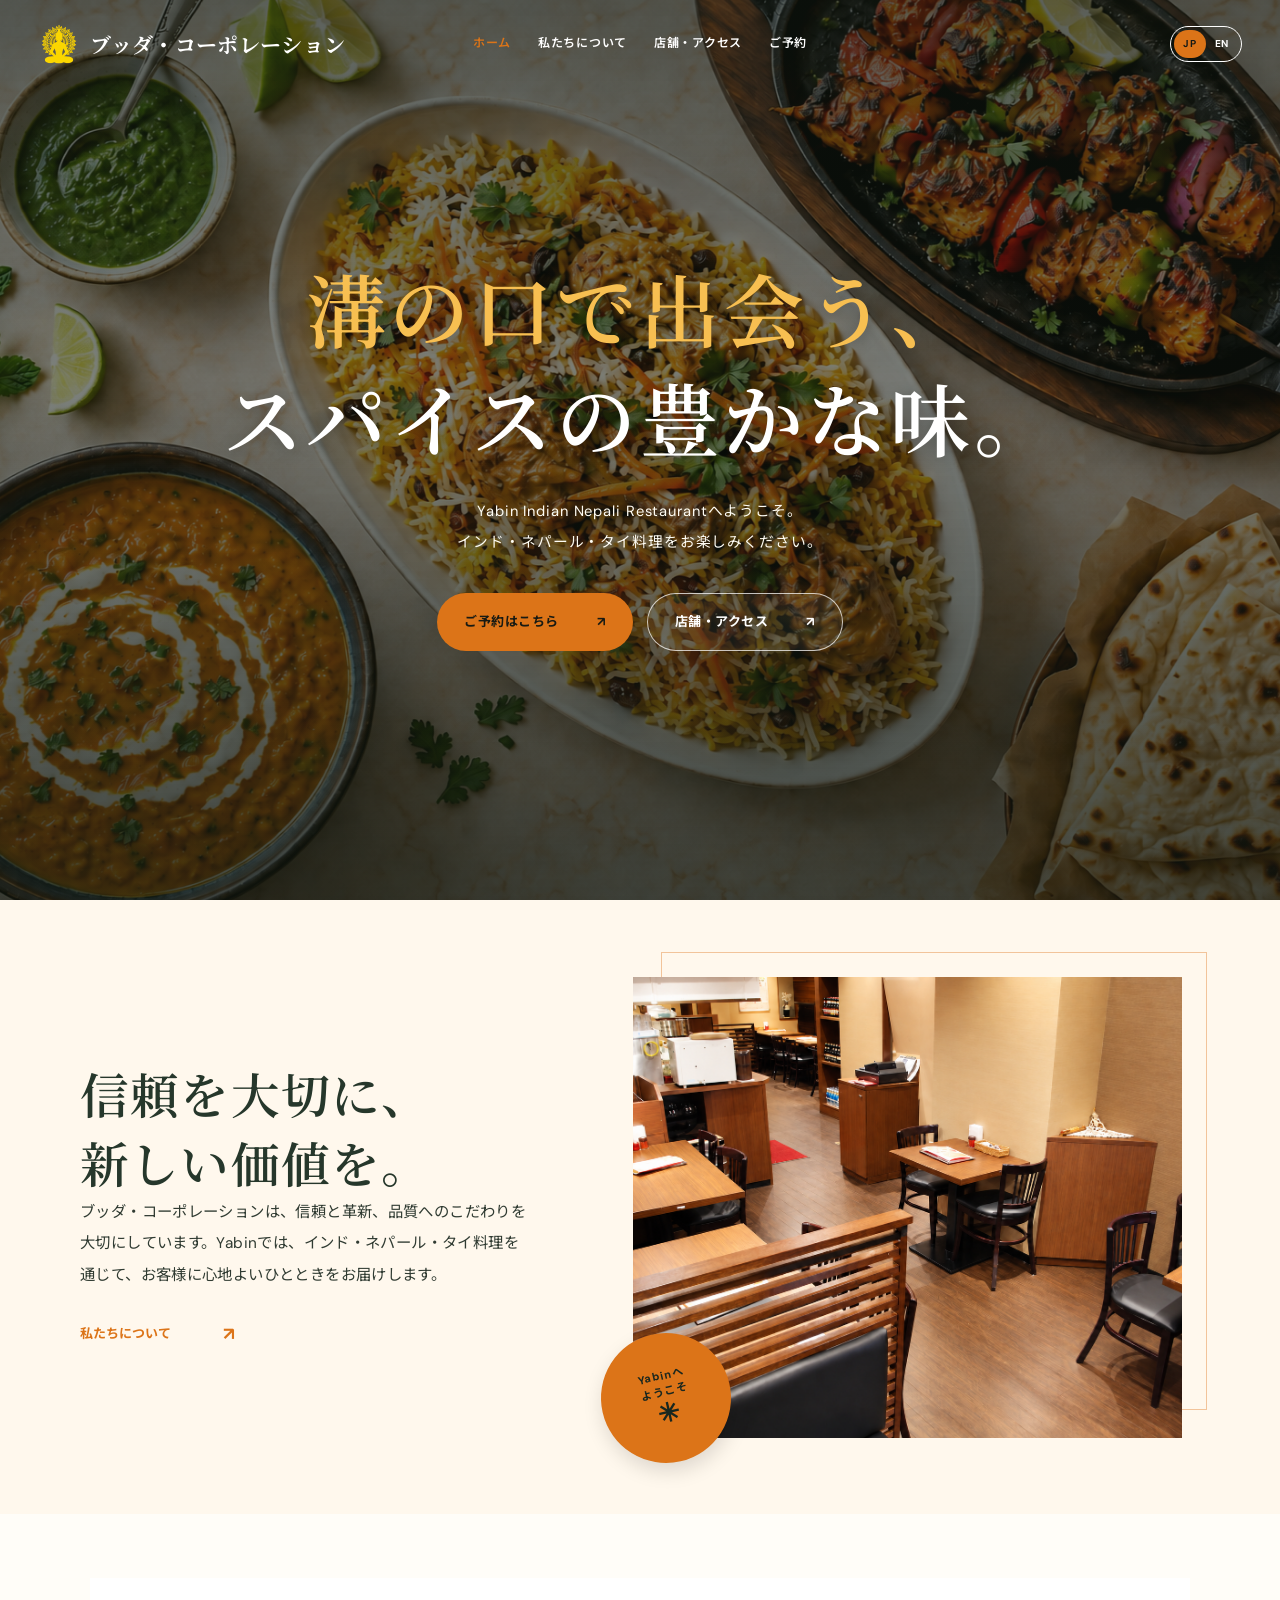
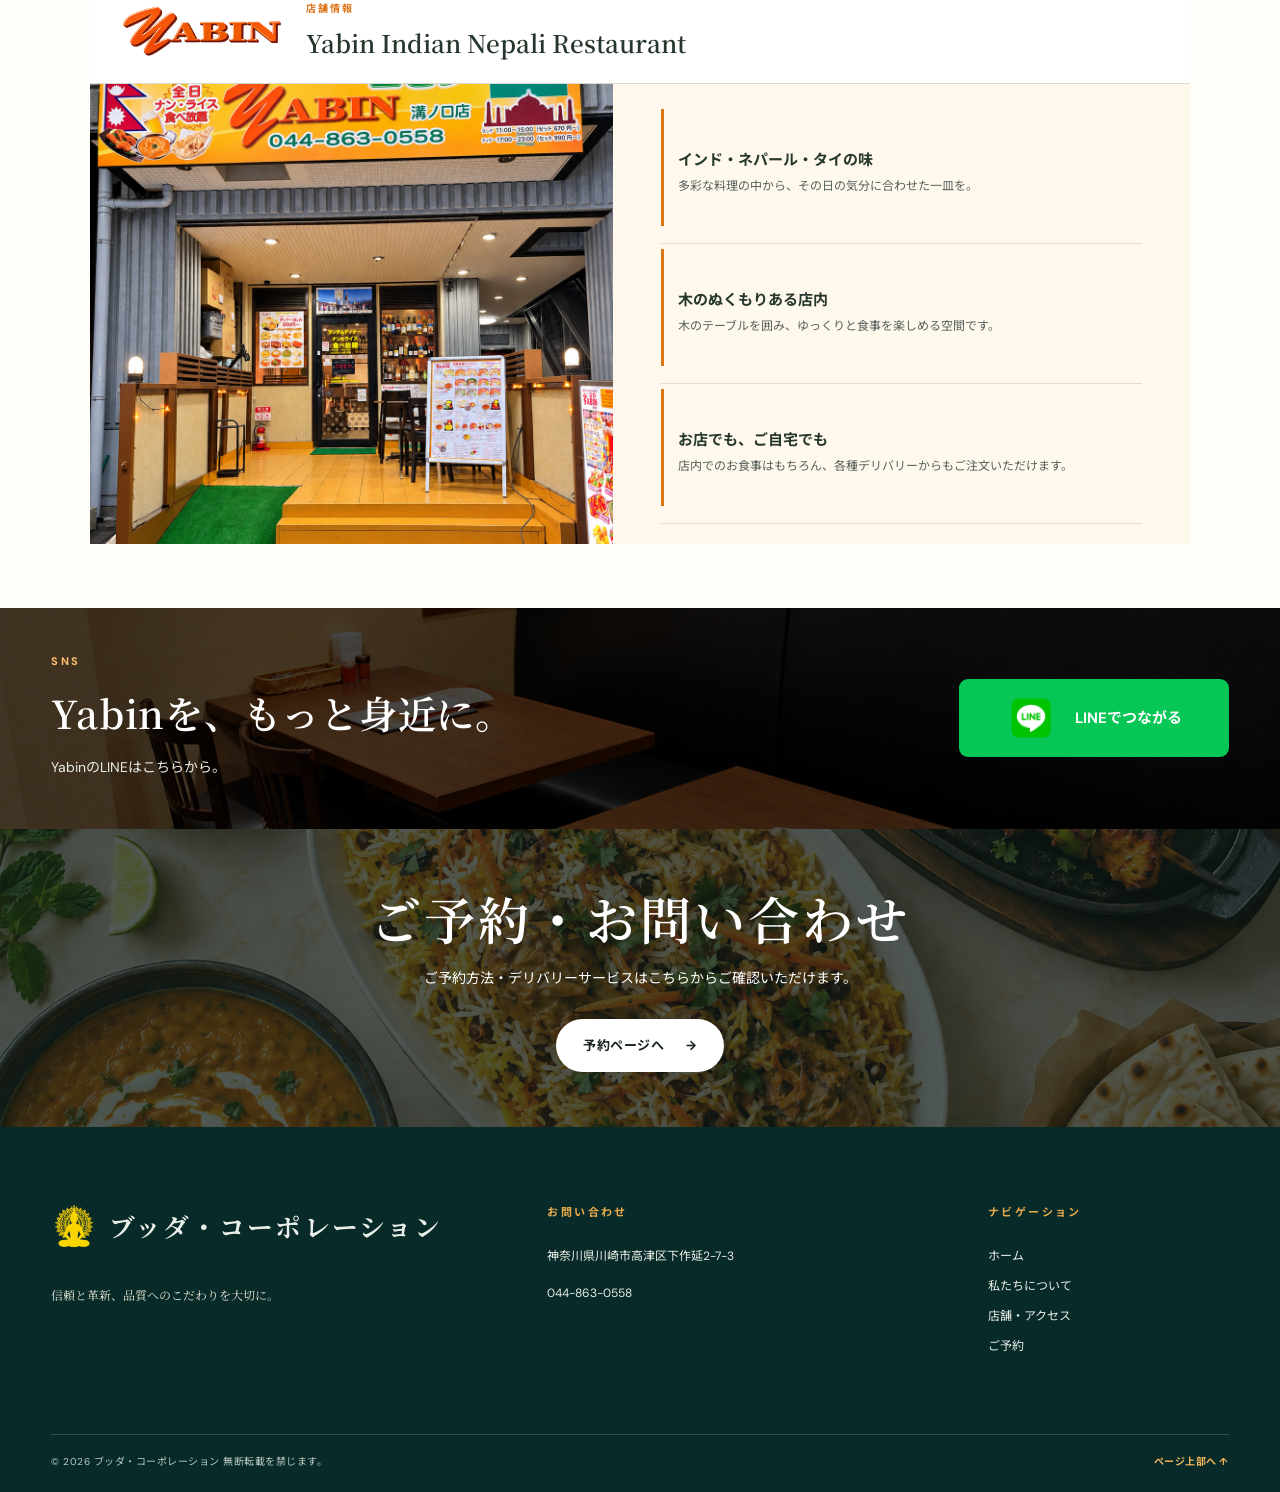
<file: index.html>
<!doctype html>
<html lang="ja">
<head>
  <meta charset="UTF-8"><meta name="viewport" content="width=device-width, initial-scale=1">
  <meta name="theme-color" content="#1f281f">
  <meta name="description" content="Buddha Corporationが運営するYabin Indian Nepali Restaurant。川崎市溝の口でインド・ネパール・タイ料理をお楽しみください。">
  <title>ホーム | Buddha Corporation</title>
  <link rel="preconnect" href="https://fonts.googleapis.com"><link rel="preconnect" href="https://fonts.gstatic.com" crossorigin>
  <link href="https://fonts.googleapis.com/css2?family=DM+Sans:wght@400;500;600;700&family=Noto+Sans+JP:wght@400;500;600;700&family=Noto+Serif+JP:wght@400;500;600;700&display=swap" rel="stylesheet">
<link rel="stylesheet" href="styles.css?v=39"><script src="script.js?v=19" defer></script>
</head>
<body data-page="home">
  <a class="skip-link" href="#main-content" data-i18n="skipLink">本文へ移動</a>
  <div id="site-header-mount"></div>
  <main id="main-content">
    <section class="hero" id="home" aria-labelledby="hero-title">
      <div class="hero-image" role="img" aria-label="Yabinのインド・ネパール料理" data-i18n-aria="heroImageAlt"></div><div class="hero-scrim"></div>
      <div class="hero-content container-wide"><div class="hero-center">
        <h1 id="hero-title"><span class="hero-title-accent" data-i18n="heroLine1">溝の​口で​出会う、</span><span class="hero-title-white" data-i18n="heroLine2">スパイスの​豊かな味。</span></h1>
        <p class="hero-copy" data-i18n="heroCopy">Yabin Indian Nepali Restaurantへようこそ。<br class="desktop-break">インド・ネパール・タイ料理を​お楽しみください。</p>
        <div class="hero-buttons"><a class="button button-primary" href="reservation.html"><span data-i18n="heroReserve">ご予約は​こちら</span><span aria-hidden="true">↗</span></a><a class="button button-ghost" href="stores.html"><span data-i18n="heroAccess">店舗・アクセス</span><span aria-hidden="true">↗</span></a></div>
      </div></div>
    </section>

    <section class="about section-pad" id="about" aria-labelledby="about-title"><div class="container about-grid">
      <div class="about-copy reveal"><h2 class="section-title" id="about-title" data-i18n="aboutTitle">信頼を​大切に、<br>新しい​価値を。</h2><p class="body-copy" data-i18n="aboutBody">ブッダ・コーポレーションは、​信頼と​革新、​品質への​こだわりを​大切に​しています。​Yabinでは、​インド・ネパール・タイ料理を​通じて、​お客様に​心地よい​ひとときを​お届けします。</p><a class="text-link" href="about.html"><span data-i18n="aboutLink">私たちに​ついて</span><span aria-hidden="true">↗</span></a></div>
      <div class="about-visual reveal"><img src="assets/yabin-gallery-dining-enhanced.png" alt="Yabinの客席" data-i18n-alt="diningImageAlt" loading="lazy" width="1536" height="1024"><div class="about-stamp"><span data-i18n="welcomeStamp">Yabinへ<br>ようこそ</span><span class="stamp-flower" aria-hidden="true">✳</span></div></div>
    </div></section>

    <section class="home-store section-pad" id="store" aria-labelledby="home-store-name"><div class="container">
      <div class="home-store-card reveal">
        <header class="home-store-card-header"><img class="yabin-wordmark" src="assets/yabin-wordmark-user.png" alt="YABIN"><div><p class="store-kicker" data-i18n="homeStoreInfoLabel">店舗情報</p><h3 id="home-store-name" data-i18n="shopName">Yabin Indian Nepali Restaurant</h3></div></header>
        <div class="home-store-card-body"><div class="home-store-photo"><img src="assets/yabin-access-enhanced.png" alt="Yabinの店舗入口" data-i18n-alt="storeImageAlt" loading="lazy" width="1024" height="1536"></div>
          <div class="home-store-card-content"><div class="home-store-feature"><h4 data-i18n="homeQuality1Title">インド・ネパール・タイの​味</h4><p data-i18n="homeQuality1Text">多彩な​料理の​中から、​その​日の​気分に​合わせた​一皿を。</p></div>
            <div class="home-store-feature"><h4 data-i18n="homeQuality2Title">木の​ぬくもりある​店内</h4><p data-i18n="homeQuality2Text">木の​テーブルを​囲み、​ゆっくりと​食事を​楽しめる​空間です。</p></div>
            <div class="home-store-feature"><h4 data-i18n="homeQuality3Title">お店でも、​ご自宅でも</h4><p data-i18n="homeQuality3Text">店内での​お食事は​もちろん、​各種デリバリーからも​ご注文いただけます。</p></div>
          </div>
        </div>
      </div>
    </div></section>

    <section class="sns-band" aria-labelledby="sns-title"><div class="sns-backdrop"></div><div class="container sns-inner reveal"><div><p class="sns-label">SNS</p><h2 id="sns-title" data-i18n="snsTitle">Yabinを、​もっと​身近に。</h2><p data-i18n="snsCopy">Yabinの​LINEは​こちらから。</p></div><a class="sns-line" href="https://line.me/R/ti/p/@167ooqte" target="_blank" rel="noopener noreferrer"><img src="assets/line-logo-user.png" alt="LINE" data-i18n-alt="lineAlt"><span data-i18n="lineFollow">LINEで​つながる</span></a></div></section>

    <section class="home-reservation" aria-labelledby="home-res-title"><div class="container home-res-inner reveal"><h2 class="section-title" id="home-res-title" data-i18n="homeReserveTitle">ご予約・​お問い合わせ</h2><p data-i18n="homeReserveCopy">ご予約方法・​デリバリーサービスは​こちらから​ご確認いただけます。</p><a class="button button-reservation" href="reservation.html"><span data-i18n="reservePage">予約ページへ</span><span aria-hidden="true">→</span></a></div></section>
  </main>
  <div id="site-footer-mount"></div>
</body></html>
</file>
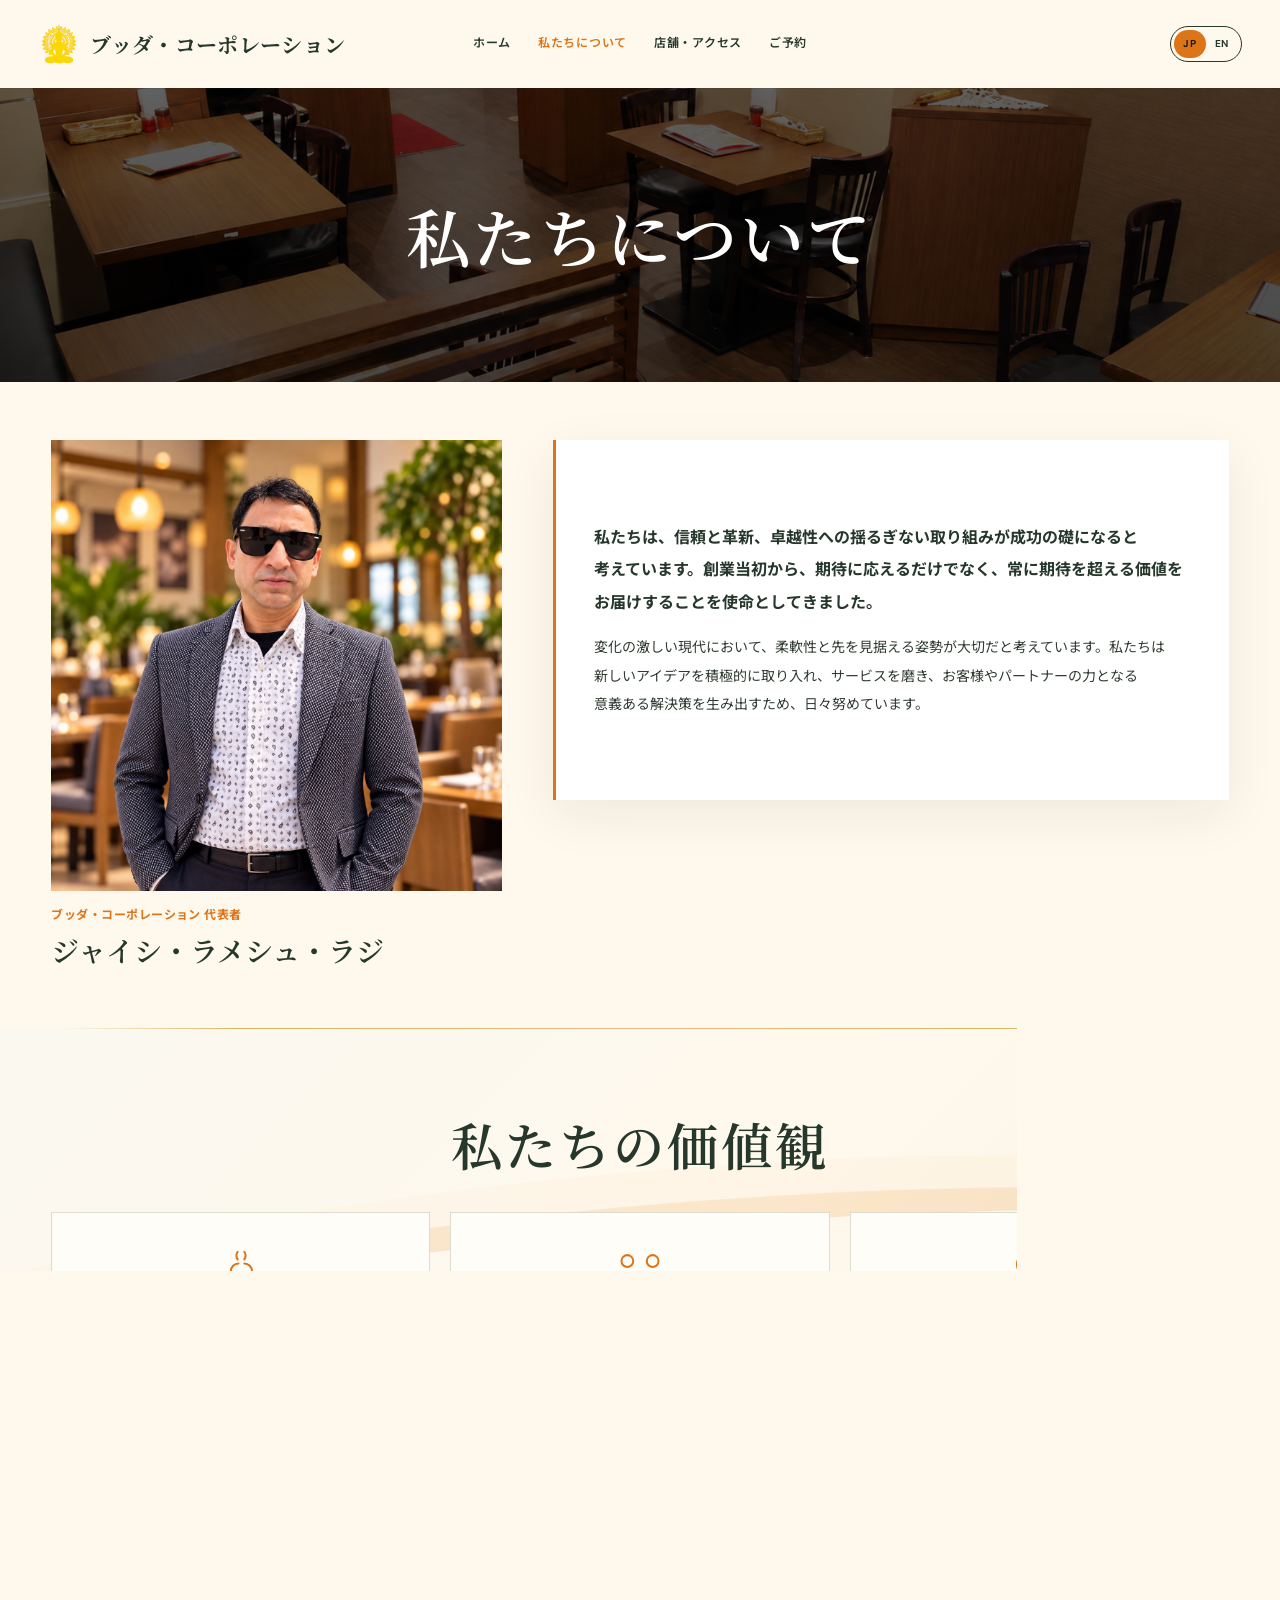
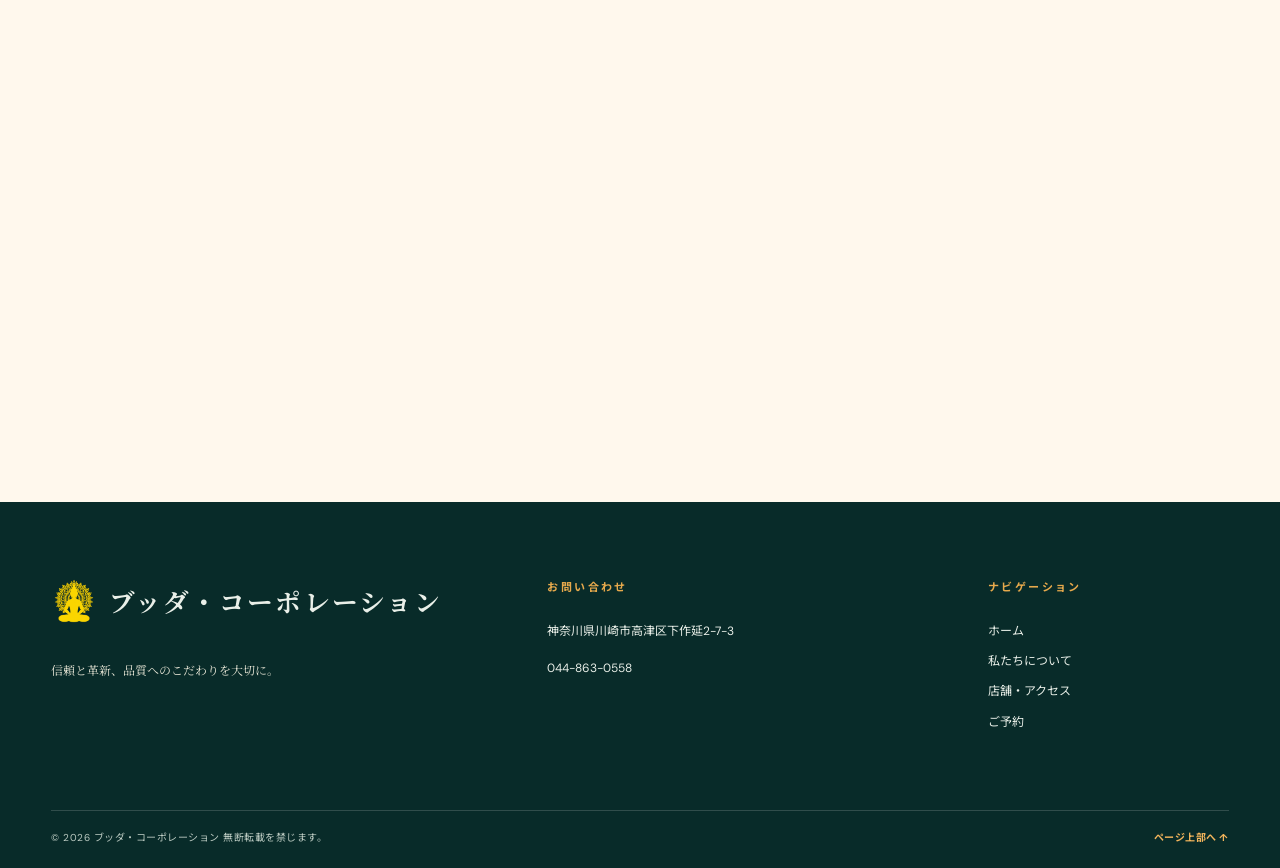
<file: about.html>
<!doctype html>
<html lang="ja"><head><meta charset="UTF-8"><meta name="viewport" content="width=device-width, initial-scale=1"><meta name="theme-color" content="#1f281f"><meta name="description" content="Buddha Corporationの代表メッセージと会社概要。Yabin Indian Nepali Restaurantを運営しています。"><title>私たちに​ついて​ | Buddha Corporation</title><link rel="preconnect" href="https://fonts.googleapis.com"><link rel="preconnect" href="https://fonts.gstatic.com" crossorigin><link href="https://fonts.googleapis.com/css2?family=DM+Sans:wght@400;500;600;700&family=Noto+Sans+JP:wght@400;500;600;700&family=Noto+Serif+JP:wght@400;500;600;700&display=swap" rel="stylesheet"><link rel="stylesheet" href="styles.css?v=39"><script src="script.js?v=19" defer></script></head>
<body data-page="about"><a class="skip-link" href="#main-content" data-i18n="skipLink">本文へ移動</a><div id="site-header-mount"></div><main id="main-content" class="inner-main">
  <section class="subhero subhero-about" aria-labelledby="about-page-title"><div class="subhero-overlay"></div><div class="container subhero-content"><h1 id="about-page-title" data-i18n="aboutPageTitle">私たちに​ついて</h1></div></section>
  <section class="representative section-pad"><div class="container representative-grid"><div class="representative-profile"><img src="assets/yabin-ceo-portrait-v2.png" alt="ブッダ・コーポレーション代表 ジャイシ・ラメシュ・ラジ" data-i18n-alt="representativeAlt" width="1254" height="1254"><p data-i18n="repRole">ブッダ・コーポレーション 代表者</p><h2 data-i18n="representativeName">ジャイシ・ラメシュ・ラジ</h2></div><div class="representative-note"><p class="note-opening" data-i18n="ceoP1">私たちは、​信頼と​革新、​卓越性への​揺るぎない​取り組みが​成功の​礎に​なると​考えています。​創業当初から、​期待に​応えるだけでなく、​常に​期待を​超える​価値を​お届けする​ことを​使命と​してきました。</p><p data-i18n="ceoP2">変化の​激しい​現代に​おいて、​柔軟性と​先を​見据える​姿勢が​大切だと​考えています。​私たちは​新しい​アイデアを​積極的に​取り入れ、​サービスを​磨き、​お客様や​パートナーの​力と​なる​意義ある​解決策を​生み出すため、​日々​努めています。</p></div></div></section>
  <section class="values-section section-pad" aria-labelledby="values-title"><div class="container"><h2 class="section-title" id="values-title" data-i18n="valuesTitle">私たちの​価値観</h2><div class="values-grid">
    <article class="value-card"><svg viewBox="0 0 64 64" aria-hidden="true"><path d="M12 38c2 10 10 16 20 16s18-6 20-16H12Zm8-7c0-5 4-9 9-9m7 0c5 0 9 4 9 9M28 17c-2-3-2-6 0-9m8 9c2-3 2-6 0-9"/></svg><h3 data-i18n="value1Title">信頼</h3><p data-i18n="value1Text">お客様と​パートナーの​信頼を​大切に​します。</p></article>
    <article class="value-card"><svg viewBox="0 0 64 64" aria-hidden="true"><path d="M17 26a7 7 0 1 0 0-14 7 7 0 0 0 0 14Zm30 0a7 7 0 1 0 0-14 7 7 0 0 0 0 14ZM5 49c0-9 5-15 12-15s12 6 12 15H5Zm30 0c0-9 5-15 12-15s12 6 12 15H35ZM24 42l8 7 8-7"/></svg><h3 data-i18n="value2Title">革新と​柔軟性</h3><p data-i18n="value2Text">新しい​発想を​取り入れ、​変化に​対応します。</p></article>
    <article class="value-card"><svg viewBox="0 0 64 64" aria-hidden="true"><path d="M32 54 11 34C1 24 7 10 19 10c6 0 10 3 13 8 3-5 7-8 13-8 12 0 18 14 8 24L32 54Z"/></svg><h3 data-i18n="value3Title">卓越した​品質</h3><p data-i18n="value3Text">期待を​超える​価値と​サービスを​目指します。</p></article>
  </div></div></section>
  <section class="company-section section-pad" aria-labelledby="company-title"><div class="container company-grid"><h2 class="section-title" id="company-title" data-i18n="companyTitle">会社概要</h2><dl class="company-table"><div><dt data-i18n="companyNameLabel">会社名</dt><dd data-i18n="companyName">ブッダ・コーポレーション</dd></div><div><dt data-i18n="companyRepLabel">代表者</dt><dd data-i18n="companyRepValue">ジャイシ・ラメシュ・ラジ</dd></div><div><dt data-i18n="companyBusinessLabel">事業内容</dt><dd data-i18n="companyBusiness">Yabin Indian Nepali Restaurantの​運営。​インド・ネパール・タイ料理を​ご提供しています。</dd></div><div><dt data-i18n="companyLocationLabel">店舗所在地</dt><dd><span data-i18n="addressFull">神奈川県川崎市高津区下作延2-7-3</span></dd></div><div><dt data-i18n="ownerPhoneLabel">代表者電話</dt><dd><a href="tel:09060265039">090-6026-5039</a></dd></div></dl></div></section>
</main><div id="site-footer-mount"></div></body></html>
</file>
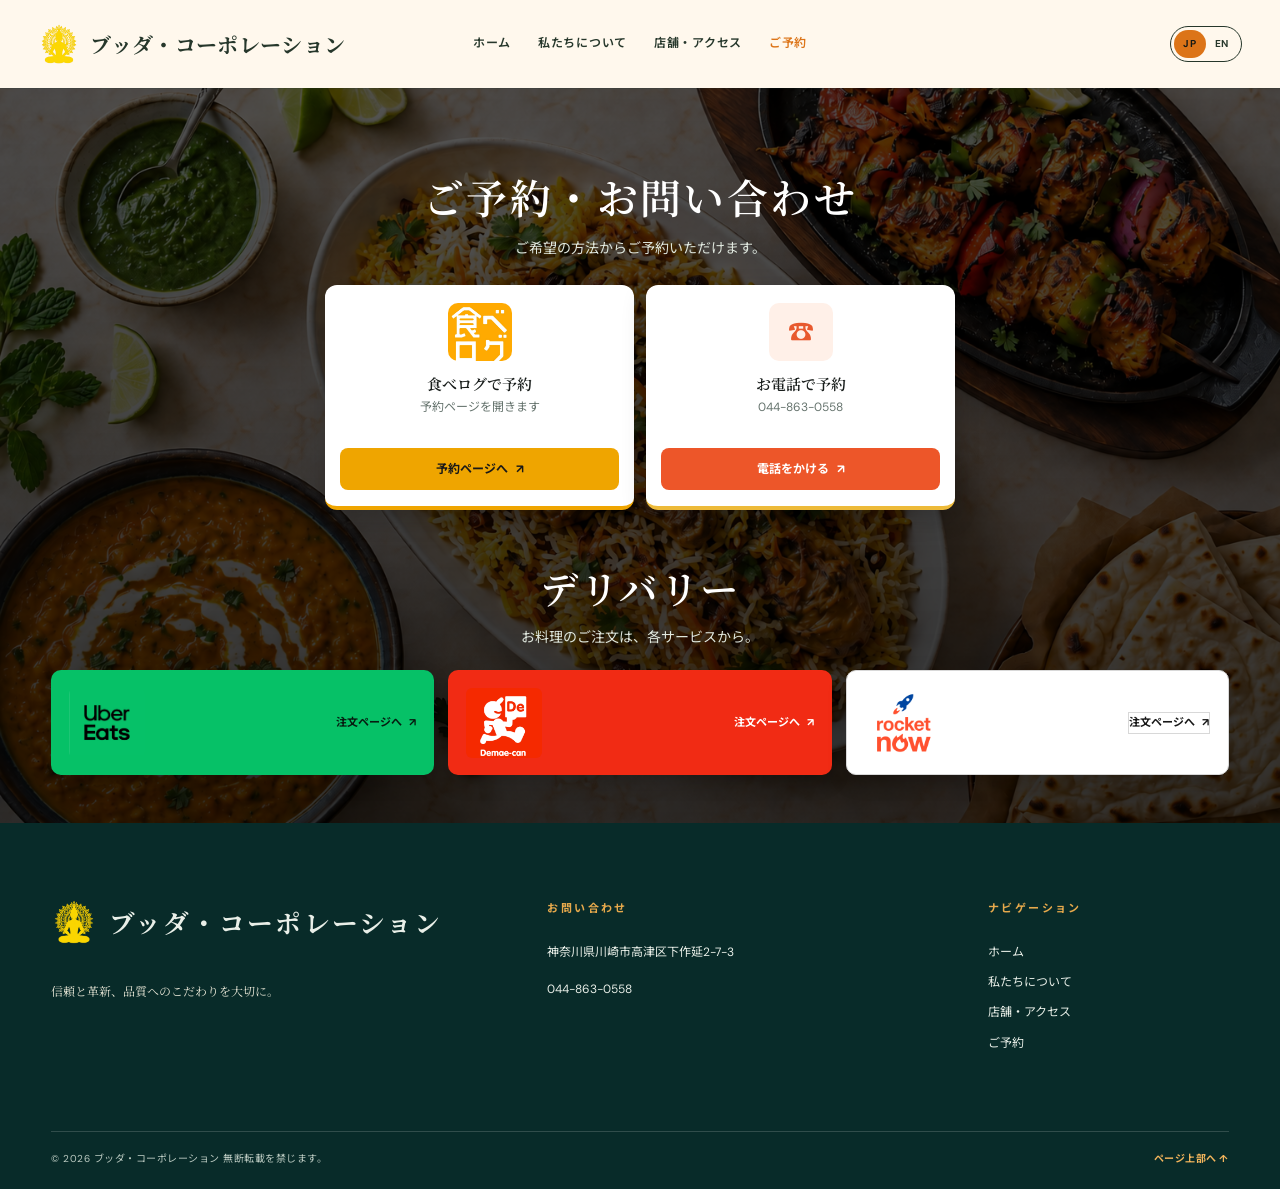
<file: reservation.html>
<!doctype html>
<html lang="ja"><head><meta charset="UTF-8"><meta name="viewport" content="width=device-width, initial-scale=1"><meta name="theme-color" content="#1f281f"><meta name="description" content="Yabin Indian Nepali Restaurantのご予約・デリバリー。食べログまたはお電話でご予約いただけます。"><title>ご予約 | Buddha Corporation</title><link rel="preconnect" href="https://fonts.googleapis.com"><link rel="preconnect" href="https://fonts.gstatic.com" crossorigin><link href="https://fonts.googleapis.com/css2?family=DM+Sans:wght@400;500;600;700&family=Noto+Sans+JP:wght@400;500;600;700&family=Noto+Serif+JP:wght@400;500;600;700&display=swap" rel="stylesheet"><link rel="stylesheet" href="styles.css?v=39"><script src="script.js?v=19" defer></script></head>
<body data-page="reservation"><a class="skip-link" href="#main-content" data-i18n="skipLink">本文へ移動</a><div id="site-header-mount"></div><main id="main-content" class="inner-main">
  <div class="reservation-background">
  <section class="booking-section section-pad" aria-labelledby="booking-title"><div class="container"><h1 class="section-title" id="booking-title" data-i18n="bookingTitle">ご予約・​お問い合わせ</h1><p class="booking-intro" data-i18n="bookingIntro">ご希望の​方法から​ご予約いただけます。</p><div class="booking-grid">
    <a class="booking-card tabelog" href="https://tabelog.com/en/kanagawa/A1405/A140505/14054305/" target="_blank" rel="noopener noreferrer"><span class="booking-logo"><img src="assets/logo-tabelog.jpg" alt="食べログ" data-i18n-alt="tabelogAlt"></span><h3 data-i18n="tabelogTitle">食べログで​予約</h3><p data-i18n="bookingExternal">予約ページを​開きます</p><span class="booking-action"><span data-i18n="bookingAction">予約ページへ</span><span aria-hidden="true">↗</span></span></a>
    <a class="booking-card telephone" href="tel:0448630558"><span class="booking-logo phone-symbol" aria-hidden="true">☎</span><h3 data-i18n="telephoneTitle">お電話で​予約</h3><p>044-863-0558</p><span class="booking-action"><span data-i18n="telephoneAction">電話を​かける</span><span aria-hidden="true">↗</span></span></a>
  </div></div></section>
  <section class="delivery-section section-pad" aria-labelledby="delivery-title"><div class="container"><h2 class="section-title" id="delivery-title" data-i18n="deliveryTitle">デリバリー</h2><p class="delivery-intro" data-i18n="deliveryIntro">お料理の​ご注文は、​各サービスから。</p><div class="delivery-grid">
    <a class="delivery-card uber" href="https://www.ubereats.com/jp-en/store/%E3%82%A4%E3%83%B3%E3%83%88%E3%83%BB%E3%83%8D%E3%83%8F%E3%83%BC%E3%83%AB%E6%96%99%E7%90%86-yabin-%E6%BA%9D%E3%81%AE%E5%8F%A3%E5%BA%97-yabin-mizonokutitenn/n0FXOvAmSES5zTcvWCbZVA?srsltid=AU7gw4V9UerQe6cNOi_Xh0Fz7ebcSmVRmyUWusHKvkrwfbXE7cGDINGI" target="_blank" rel="noopener noreferrer"><span class="delivery-logo"><img src="assets/logo-uber.png" alt="Uber Eats" data-i18n-alt="uberAlt"></span><span class="delivery-action"><span data-i18n="orderAction">注文ページへ</span><span aria-hidden="true">↗</span></span></a>
    <a class="delivery-card demae" href="https://demae-can.com/shop/menu/3017946" target="_blank" rel="noopener noreferrer"><span class="delivery-logo"><img src="assets/logo-demaecan.png" alt="出前館" data-i18n-alt="demaeAlt"></span><span class="delivery-action"><span data-i18n="orderAction">注文ページへ</span><span aria-hidden="true">↗</span></span></a>
    <a class="delivery-card rocket" href="https://customer-web.rocketnow.co.jp/share?storeId=10897&amp;dishId&amp;key=828811b6-4bb5-436a-9d74-0ae443eab11e" target="_blank" rel="noopener noreferrer"><span class="delivery-logo"><img src="assets/logo-rocketnow.png" alt="Rocket Now" data-i18n-alt="rocketAlt"></span><span class="delivery-action"><span data-i18n="orderAction">注文ページへ</span><span aria-hidden="true">↗</span></span></a>
  </div></div></section>
  </div>
</main><div id="site-footer-mount"></div></body></html>
</file>
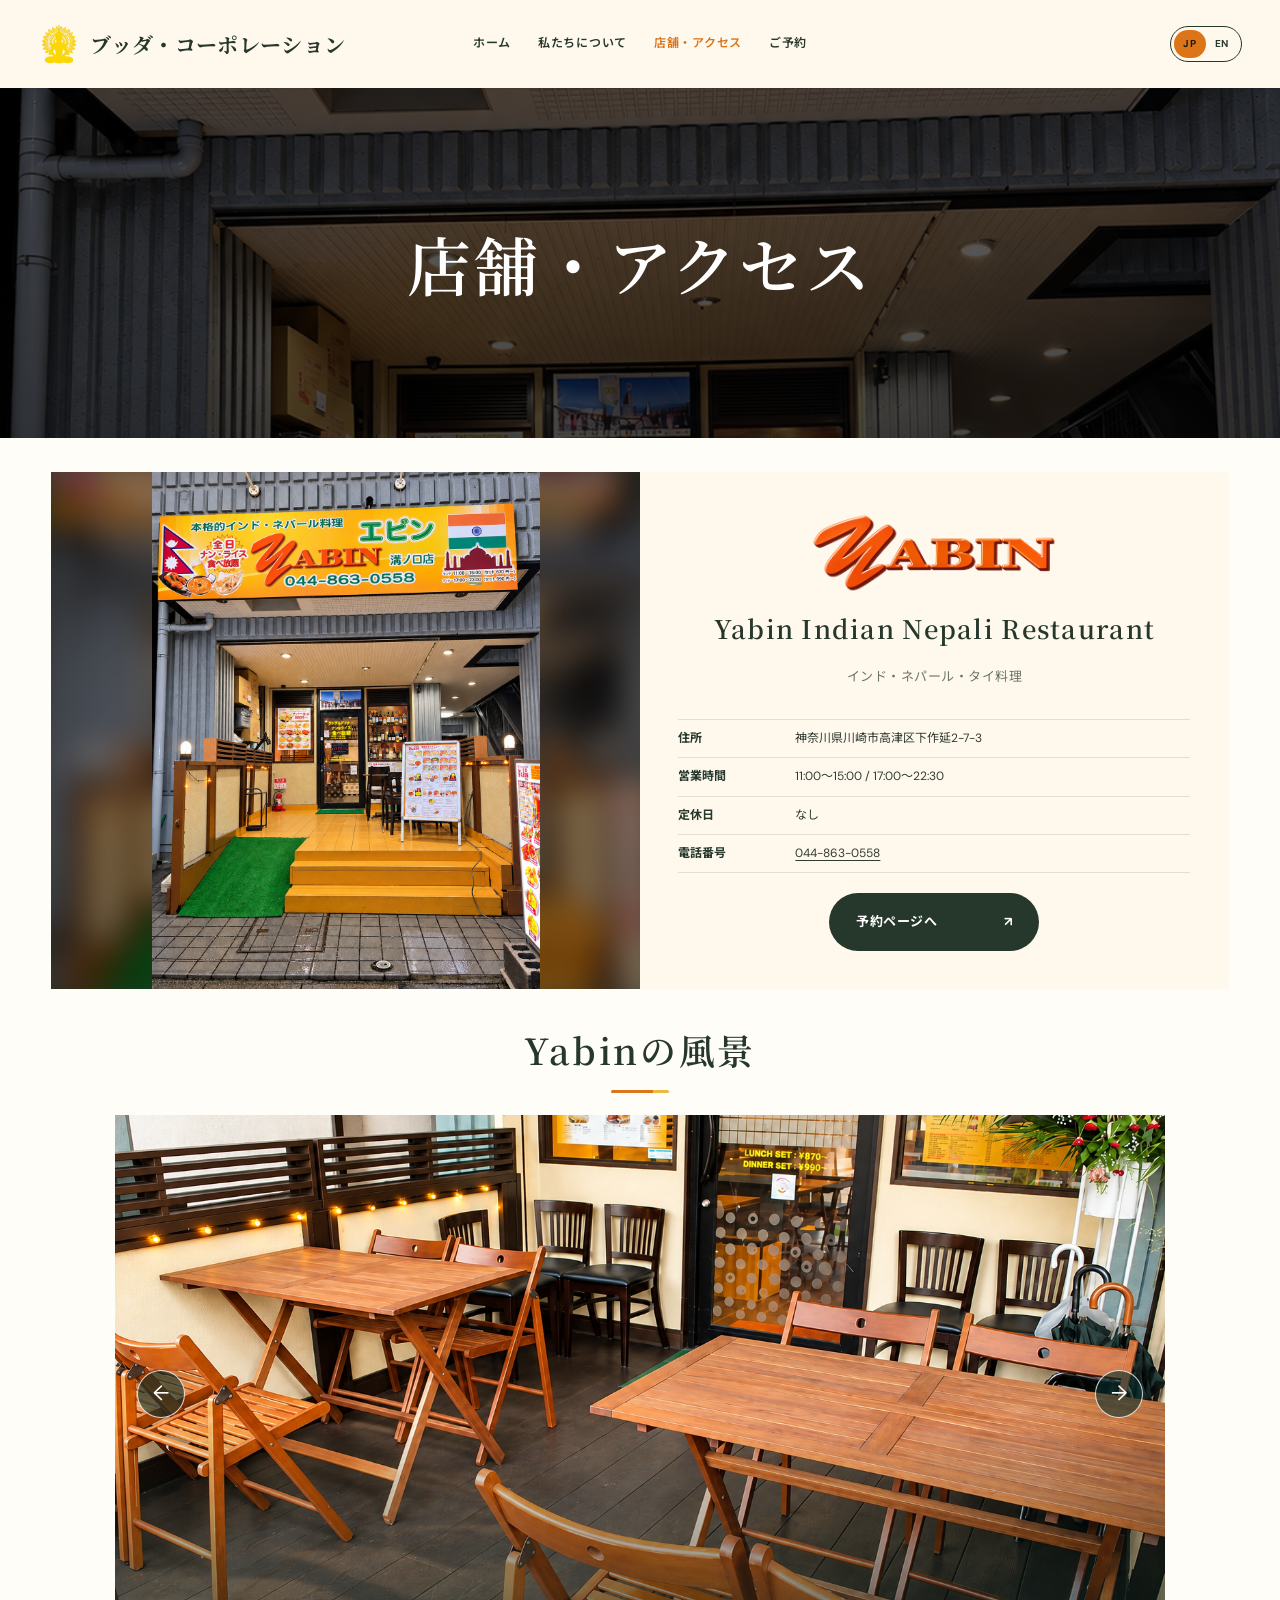
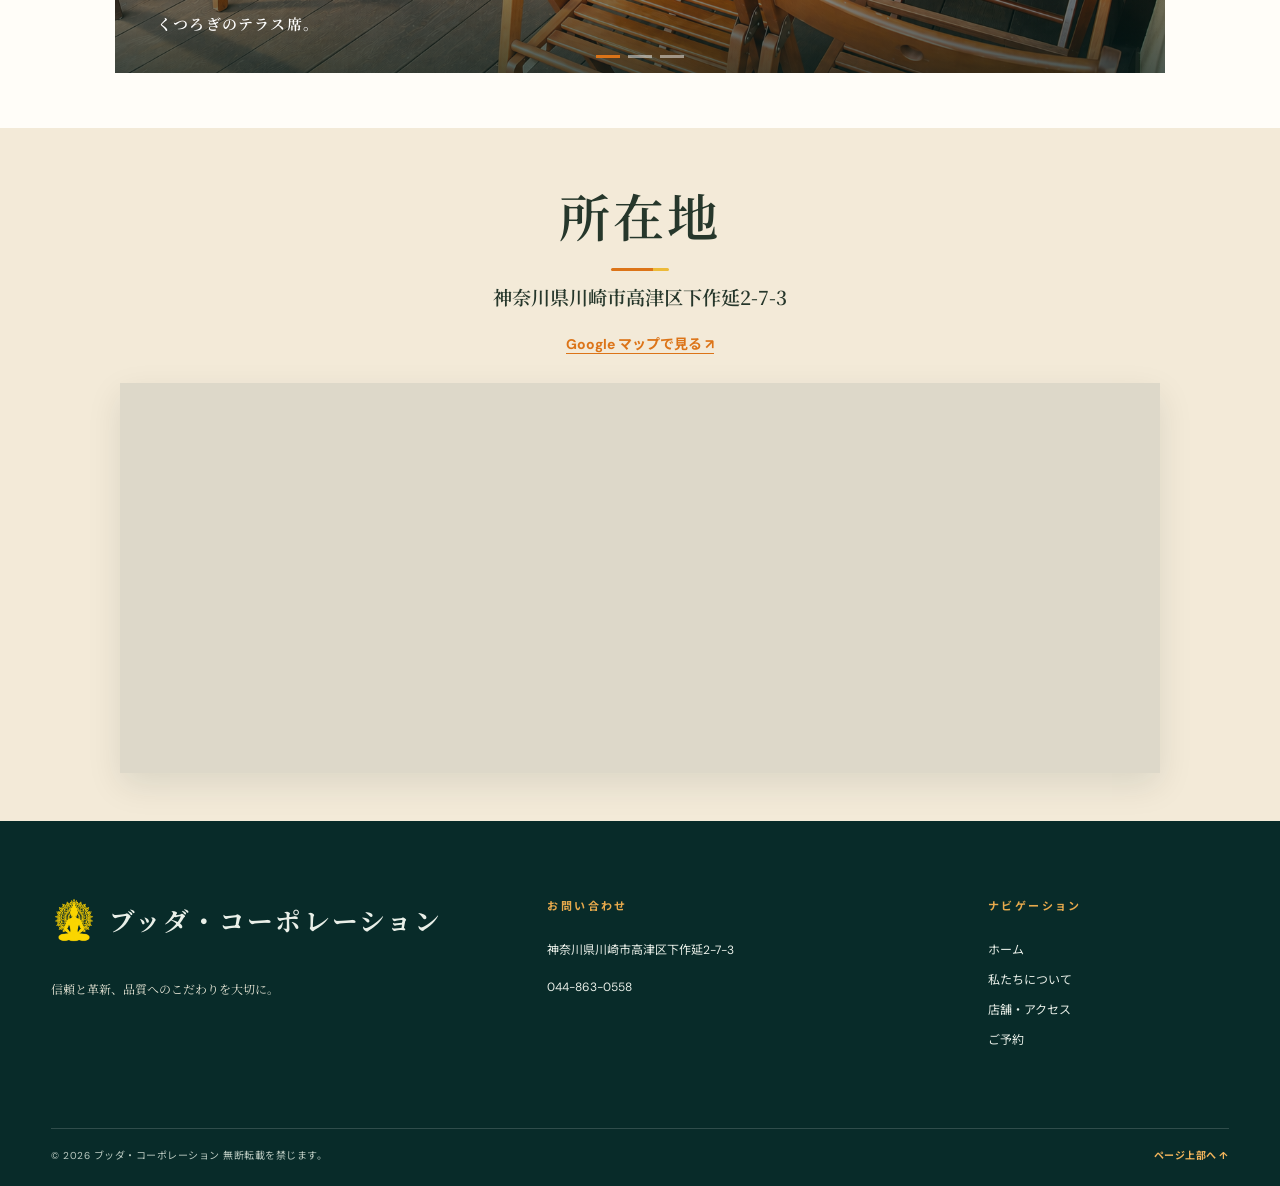
<file: stores.html>
<!doctype html>
<html lang="ja"><head><meta charset="UTF-8"><meta name="viewport" content="width=device-width, initial-scale=1"><meta name="theme-color" content="#1f281f"><meta name="description" content="Yabin Indian Nepali Restaurantの店舗情報。川崎市高津区下作延の所在地、営業時間、店内写真をご案内します。"><title>店舗・アクセス | Buddha Corporation</title><link rel="preconnect" href="https://fonts.googleapis.com"><link rel="preconnect" href="https://fonts.gstatic.com" crossorigin><link href="https://fonts.googleapis.com/css2?family=DM+Sans:wght@400;500;600;700&family=Noto+Sans+JP:wght@400;500;600;700&family=Noto+Serif+JP:wght@400;500;600;700&display=swap" rel="stylesheet"><link rel="stylesheet" href="styles.css?v=39"><script src="script.js?v=19" defer></script></head>
<body data-page="stores"><a class="skip-link" href="#main-content" data-i18n="skipLink">本文へ移動</a><div id="site-header-mount"></div><main id="main-content" class="inner-main">
  <section class="subhero subhero-stores" aria-labelledby="stores-page-title"><div class="subhero-overlay"></div><div class="container subhero-content"><h1 id="stores-page-title" data-i18n="storesPageTitle">店舗・アクセス</h1></div></section>
  <section class="store section-pad" aria-labelledby="stores-shop-name"><div class="container"><div class="store-grid"><div class="store-image"><img src="assets/yabin-access-enhanced.png" alt="Yabinの店舗入口" data-i18n-alt="storeImageAlt" width="1024" height="1536"></div><div class="store-details"><div class="store-identity"><img class="yabin-wordmark" src="assets/yabin-wordmark-user.png" alt="YABIN"><h3 id="stores-shop-name" data-i18n="shopName">Yabin Indian Nepali Restaurant</h3><p data-i18n="storeCuisine">インド・ネパール・タイ料理</p></div><dl><div><dt data-i18n="addressLabel">住所</dt><dd><span data-i18n="addressFull">神奈川県川崎市高津区下作延2-7-3</span></dd></div><div><dt data-i18n="hoursLabel">営業時間</dt><dd data-i18n="hoursValue">11:00～15:00 / 17:00～22:30</dd></div><div><dt data-i18n="closedLabel">定休日</dt><dd data-i18n="closedValue">なし</dd></div><div><dt data-i18n="phoneLabel">電話番号</dt><dd><a href="tel:0448630558">044-863-0558</a></dd></div></dl><a class="button button-dark" href="reservation.html"><span data-i18n="reservePage">予約ページへ</span><span aria-hidden="true">↗</span></a></div></div></div></section>
  <section class="gallery stores-gallery" aria-labelledby="gallery-title"><div class="container gallery-heading"><h2 id="gallery-title" data-i18n="galleryTitle">Yabinの​風景</h2></div><div class="gallery-stage" id="gallery-stage"><div class="gallery-slide is-active"><img src="assets/yabin-gallery-terrace-enhanced.png" alt="Yabinのテラス席" data-i18n-alt="terraceImageAlt" width="1536" height="1024"><span data-i18n="slideOne">く​つろぎの​テラス席。</span></div><div class="gallery-slide"><img src="assets/yabin-gallery-booth-enhanced.png" alt="Yabinのボックス席" data-i18n-alt="boothImageAlt" width="1536" height="1024"><span data-i18n="slideTwo">落ち着いた​店内で、​ゆっくりと。</span></div><div class="gallery-slide"><img src="assets/yabin-gallery-dining-enhanced.png" alt="Yabinのダイニング" data-i18n-alt="diningImageAlt" width="1536" height="1024"><span data-i18n="slideThree">お食事の​ひとときを​Yabinで。</span></div><button class="gallery-arrow gallery-prev" type="button" aria-label="前の写真" data-i18n-aria="previousPhoto">←</button><button class="gallery-arrow gallery-next" type="button" aria-label="次の写真" data-i18n-aria="nextPhoto">→</button><div class="gallery-dots" aria-label="ギャラリーの写真を選択" data-i18n-aria="galleryPhotos"><button class="is-active" type="button" aria-label="写真 1" data-i18n-aria="photoOne" aria-current="true"></button><button type="button" aria-label="写真 2" data-i18n-aria="photoTwo"></button><button type="button" aria-label="写真 3" data-i18n-aria="photoThree"></button></div></div></section>
  <section class="location-section section-pad" aria-labelledby="location-title"><div class="container"><div class="location-intro"><h2 class="section-title" id="location-title" data-i18n="locationTitle">所在地</h2><p data-i18n="addressFull">神奈川県川崎市高津区下作延2-7-3</p><a class="map-link" href="https://www.google.com/maps/search/?api=1&amp;query=神奈川県川崎市高津区下作延2-7-3" target="_blank" rel="noopener noreferrer" data-i18n="openMap">Google マップで​見る ↗</a></div><div class="map-frame"><iframe title="Yabinの地図" data-i18n-title="mapTitle" src="https://www.google.com/maps/embed?pb=!1m18!1m12!1m3!1d3244.1159633002517!2d139.60391747647742!3d35.600205972613544!2m3!1f0!2f0!3f0!3m2!1i1024!2i768!4f13.1!3m3!1m2!1s0x6018f69ef3ada6bd%3A0x66b5acb9b1c9c889!2z44Kk44Oz44OJ4oCi44ON44OR44O844Or5paZ55CGIFlBQklOIOa6neOBruWPo-W6lw!5e0!3m2!1sen!2sjp!4v1790339691504!5m2!1sen!2sjp" width="600" height="450" style="border:0;" allowfullscreen loading="lazy" referrerpolicy="strict-origin-when-cross-origin"></iframe></div></div></section>
</main><div id="site-footer-mount"></div></body></html>
</file>
<file: styles.css>
:root{--cream:#f7f3e9;--paper:#fffdf7;--ink:#153b37;--ink-deep:#0b2b29;--orange:#ef7c1a;--gold:#d6a844;--text:#233a35;--muted:#6c7770;--line:#d9d8c9;--serif:"Noto Serif JP",serif;--sans:"DM Sans","Noto Sans JP",sans-serif}
*{box-sizing:border-box}
html{scroll-behavior:smooth;scroll-padding-top:85px}
body{margin:0;color:var(--text);background:var(--cream);font-family:var(--sans);font-size:15px;line-height:1.8;overflow-x:clip;-webkit-font-smoothing:antialiased}
img{display:block;max-width:100%}
a{color:inherit;text-decoration:none}
button{font:inherit}
button,a{-webkit-tap-highlight-color:transparent}
:focus-visible{outline:3px solid var(--orange);outline-offset:4px}
::selection{background:var(--orange);color:white}
.skip-link{position:fixed;top:-100px;left:12px;z-index:100;background:white;color:var(--ink);padding:8px 14px}
.skip-link:focus{top:12px}
.container{width:min(100% - 8vw,1220px);margin-inline:auto}
.container-wide{width:min(100% - 6vw,1450px);margin-inline:auto}
.section-pad{padding-block:clamp(92px,10vw,150px)}
section{scroll-margin-top:82px}
.eyebrow{display:flex;align-items:center;gap:14px;margin:0 0 28px;font-size:11px;font-weight:700;letter-spacing:.2em;line-height:1.5;color:var(--orange)}
.eyebrow-line{width:34px;height:1px;display:inline-block;flex:none;background:currentColor}
.section-title{font-family:var(--serif);font-weight:600;font-size:clamp(2.1rem,4vw,3.8rem);line-height:1.55;letter-spacing:.06em;margin:0;color:var(--ink);line-break:strict;word-break:auto-phrase}
.body-copy{font-size:15px;line-height:2.35;letter-spacing:.025em}
.button{display:inline-flex;align-items:center;justify-content:space-between;gap:38px;min-height:58px;padding:12px 27px;border-radius:100px;font-size:13px;font-weight:700;letter-spacing:.04em;transition:background .25s,color .25s,transform .25s,border-color .25s;white-space:nowrap}
.button:hover{transform:translateY(-3px)}
.button-primary{background:var(--orange);color:#171a13}
.button-primary:hover{background:#ffa344}
.button-ghost{border:1px solid rgba(255,255,255,.72);color:white;background:rgba(255,255,255,.05)}
.button-ghost:hover{background:white;color:var(--ink)}
.button-dark{background:var(--ink);color:white;min-width:210px}
.button-dark:hover{background:#23655b}
.site-header{position:fixed;z-index:50;top:0;left:0;width:100%;color:white;transition:background .28s,box-shadow .28s,color .28s}
.site-header.is-scrolled,.site-header.menu-open{background:rgba(247,243,233,.98);box-shadow:0 1px 0 rgba(21,59,55,.12);color:var(--ink)}
.header-inner{height:88px;display:flex;align-items:center;justify-content:space-between;gap:24px}
.brand{display:inline-flex;align-items:center;gap:11px;flex:none;min-width:0}
.brand-logo{width:60px;height:60px;border-radius:50%;background:white;padding:3px;display:flex;align-items:center;justify-content:center;overflow:hidden;box-shadow:0 3px 16px #0002}
.brand-logo img{width:100%;height:100%;object-fit:contain}
.brand-name{font-family:Georgia,serif;font-size:19px;font-weight:700;line-height:1.02;letter-spacing:.09em;white-space:nowrap}
.brand-name span{display:block}
.brand-name small{display:block;margin-top:5px;font:600 8px/1 var(--sans);letter-spacing:.19em}
.desktop-nav{display:flex;align-items:center;gap:clamp(16px,2.1vw,34px);margin-left:auto}
.desktop-nav a{font-size:12px;font-weight:600;letter-spacing:.06em;position:relative;white-space:nowrap}
.desktop-nav a::after{content:"";position:absolute;left:0;right:100%;bottom:-7px;height:1px;background:currentColor;transition:right .2s}
.desktop-nav a:hover::after{right:0}
.header-actions{display:flex;align-items:center;gap:13px}
.language-switch{height:38px;padding:0 10px;border:1px solid currentColor;border-radius:100px;background:transparent;color:inherit;font-size:11px;font-weight:700;letter-spacing:.05em;cursor:pointer}
.language-switch span{margin-left:3px}
.header-reserve{display:inline-flex;align-items:center;gap:18px;padding:12px 19px;background:var(--orange);border-radius:100px;color:#15251f;font-size:12px;font-weight:700;white-space:nowrap}
.header-reserve:hover{background:#ffa344}
.menu-toggle{display:none;width:42px;height:42px;border:0;background:transparent;color:inherit;padding:10px;cursor:pointer}
.menu-toggle span{display:block;width:22px;height:2px;background:currentColor;margin:5px 0;transition:transform .2s}
.mobile-nav{display:none}
.hero{position:relative;min-height:760px;height:100svh;max-height:1080px;background:#13251e;color:white;overflow:hidden}
.hero-image,.hero-scrim{position:absolute;inset:0}
.hero-image{background:url("assets/restaurant-interior.png") center 55%/cover no-repeat;animation:heroZoom 16s ease-out both;backface-visibility:hidden}
.hero-scrim{background:linear-gradient(180deg,rgba(3,20,19,.62),rgba(3,20,19,.48) 38%,rgba(3,20,19,.70)),linear-gradient(90deg,rgba(3,23,21,.4),transparent 60%)}
@keyframes heroZoom{from{transform:scale(1)}to{transform:scale(1.055)}}
.hero-content{position:relative;z-index:1;height:100%;display:grid;place-items:center;text-align:center;padding-top:80px;padding-bottom:70px}
.hero-center{max-width:1050px;margin:auto}
.hero-eyebrow{margin:0 0 26px;color:#f0cc83;font-size:12px;font-weight:700;letter-spacing:.43em;line-height:1.6}
.hero h1{font-family:var(--serif);font-size:clamp(3.1rem,6.25vw,6.4rem);font-weight:600;line-height:1.22;letter-spacing:.045em;margin:0;text-shadow:0 2px 15px #0004;line-break:strict}
.hero h1 span{display:block}
.hero-title-accent{color:#ffab41}
.hero-title-white{color:#fff;margin-top:.14em}
.hero-copy{margin:30px auto 34px;font-size:clamp(14px,1.15vw,16px);line-height:2.15;letter-spacing:.06em;color:#fffdf5}
.hero-buttons{display:flex;justify-content:center;flex-wrap:wrap;gap:14px}
.hero-bottom{position:absolute;z-index:2;left:50%;bottom:32px;transform:translateX(-50%);display:flex;align-items:center;justify-content:space-between;color:#fff9;font-size:10px;letter-spacing:.14em;font-weight:700}
.hero-bottom a{color:#fff;display:flex;gap:16px;align-items:center}
.hero-bottom a span{font-size:20px;line-height:1}
.about{background:var(--cream)}
.about-grid{display:grid;grid-template-columns:1fr 1.02fr;align-items:center;gap:clamp(50px,7vw,120px)}
.about-copy{padding-block:10px}
.about-lead{margin:30px 0 20px;font-family:var(--serif);font-weight:600;color:var(--ink);font-size:clamp(17px,1.7vw,21px);line-height:1.9;letter-spacing:.04em}
.about .body-copy{max-width:520px;margin:0 0 29px}
.text-link{display:inline-flex;align-items:center;gap:52px;padding:0 0 10px;font-size:13px;font-weight:700;color:var(--orange);text-decoration:none}
.text-link span:last-child{font-size:18px;line-height:1}
.about-visual{position:relative;margin:15px 25px 0 0}
.about-visual::before{content:"";position:absolute;left:28px;right:-25px;top:-25px;bottom:28px;border:1px solid var(--gold);z-index:0}
.about-visual>img{position:relative;z-index:1;width:100%;height:min(46vw,540px);object-fit:cover;object-position:center}
.about-stamp{position:absolute;z-index:2;bottom:-25px;left:-32px;background:var(--orange);color:var(--ink-deep);width:130px;height:130px;border-radius:50%;display:flex;flex-direction:column;align-items:center;justify-content:center;text-align:center;transform:rotate(-13deg);font:700 11px/1.4 var(--sans);letter-spacing:.1em;box-shadow:0 8px 20px #0002}
.stamp-flower{font-size:26px;line-height:1.1}
.feature{background:var(--ink-deep);color:white;overflow:hidden}
.feature-heading{display:grid;grid-template-columns:1fr auto;align-items:end;gap:20px;margin-bottom:48px}
.feature-heading .eyebrow{grid-column:1/-1;margin-bottom:0;color:#e1af55}
.feature-heading .section-title{color:white}
.feature-heading>p:last-child{margin:0 0 7px;font-size:14px;color:#d7e1d8}
.feature-card{display:grid;grid-template-columns:1.13fr .87fr;min-height:550px;background:#f7f3e9;color:var(--ink);box-shadow:0 20px 65px #001b1740}
.feature-photo{position:relative;min-height:400px;overflow:hidden}
.feature-photo img{width:100%;height:100%;position:absolute;inset:0;object-fit:cover;transition:transform .7s}
.feature-card:hover .feature-photo img{transform:scale(1.035)}
.image-note{position:absolute;bottom:17px;left:20px;color:white;background:#092d2bc9;padding:4px 9px;font-size:10px;letter-spacing:.03em}
.feature-content{position:relative;padding:clamp(38px,5vw,78px);display:flex;flex-direction:column;justify-content:center;overflow:hidden}
.feature-number{font-size:11px;font-weight:700;letter-spacing:.23em;color:var(--orange)}
.feature-symbol{position:absolute;right:47px;top:25px;color:#e3cda6;font-size:100px;line-height:1;font-weight:400;opacity:.65}
.feature-content h3{position:relative;font:600 clamp(2rem,3.1vw,3rem)/1.5 var(--serif);letter-spacing:.07em;margin:35px 0 24px}
.feature-exact{font-size:16px;font-weight:600;line-height:2.15;letter-spacing:.02em;margin:0;line-break:strict;overflow-wrap:anywhere}
.feature-rule{width:64px;height:2px;background:var(--orange);margin:30px 0 20px}
.feature-small{font-size:13px;color:#657872;margin:0}
.secondary-feature{display:flex;align-items:center;justify-content:flex-end;gap:30px;margin-top:30px;color:white}
.secondary-feature img{width:112px;height:112px;object-fit:cover;border-radius:50%;border:4px solid #fff2}
.secondary-feature span{font-size:10px;font-weight:700;letter-spacing:.2em;color:#e1af55}
.secondary-feature p{font-family:var(--serif);font-size:16px;line-height:1.9;margin:5px 0 0}
.message{background:#f0e9d9}
.message-grid{display:grid;grid-template-columns:.82fr 1.18fr;gap:clamp(50px,7.5vw,120px);align-items:center}
.message-photo{position:relative;max-width:475px}
.message-photo::before{content:"";position:absolute;inset:22px -22px -22px 22px;border:1px solid var(--gold)}
.message-photo img{position:relative;width:100%;aspect-ratio:4/4.4;object-fit:cover;object-position:center 30%}
.message-copy .section-title{font-size:clamp(2rem,3vw,3.1rem)}
.message-copy .body-copy{max-width:590px;margin:30px 0;line-height:2.3}
.signature{display:flex;flex-direction:column;gap:4px;padding-top:21px;border-top:1px solid #cfc8b9;font-size:12px}
.signature strong{font-family:var(--serif);font-size:20px;letter-spacing:.08em}
.store{background:var(--paper)}
.store-heading{display:flex;justify-content:space-between;align-items:flex-end;gap:35px;margin-bottom:49px}
.store-heading>p{margin:0 0 8px;text-align:right;font-weight:600;font-size:14px;line-height:2}
.store-grid{display:grid;grid-template-columns:1fr 1fr;background:var(--cream)}
.store-image{min-height:580px;overflow:hidden}
.store-image img{width:100%;height:100%;object-fit:cover;object-position:center 49%}
.store-details{padding:clamp(35px,5.2vw,76px);align-self:center}
.store-kicker{color:var(--orange);font-size:11px;font-weight:700;letter-spacing:.24em;margin:0 0 20px}
.store-details h3{font:600 clamp(1.65rem,2.5vw,2.7rem)/1.65 var(--serif);letter-spacing:.05em;margin:0 0 30px;color:var(--ink)}
.store-details dl{margin:0 0 38px;border-top:1px solid var(--line)}
.store-details dl div{display:grid;grid-template-columns:105px 1fr;gap:12px;padding:15px 0;border-bottom:1px solid var(--line);font-size:13px;line-height:1.8}
.store-details dt{font-weight:700;color:var(--ink)}
.store-details dd{margin:0}
.store-details dd a{text-decoration:underline;text-underline-offset:3px}
.gallery{background:var(--paper);padding:0 0 clamp(90px,9vw,135px)}
.gallery-heading{text-align:center;padding-top:15px;padding-bottom:35px}
.gallery-heading .eyebrow{justify-content:center;margin-bottom:13px}
.gallery-heading h2{font:600 clamp(1.7rem,2.8vw,2.8rem)/1.5 var(--serif);letter-spacing:.07em;color:var(--ink);margin:0}
.gallery-stage{position:relative;width:min(100% - 8vw,1050px);aspect-ratio:16/8.5;margin:auto;overflow:hidden;background:var(--ink-deep)}
.gallery-slide{position:absolute;inset:0;opacity:0;transition:opacity .65s;pointer-events:none}
.gallery-slide.is-active{opacity:1;pointer-events:auto}
.gallery-slide::after{content:"";position:absolute;inset:55% 0 0;background:linear-gradient(transparent,#061d1bb8)}
.gallery-slide img{width:100%;height:100%;object-fit:cover;object-position:center 52%}
.gallery-slide:nth-child(2) img{object-position:center 46%}
.gallery-slide span{position:absolute;z-index:1;bottom:36px;left:42px;color:white;font-family:var(--serif);font-size:17px;font-weight:600;letter-spacing:.08em}
.gallery-arrow{position:absolute;z-index:2;top:50%;transform:translateY(-50%);width:48px;height:48px;border:1px solid #fffc;color:white;border-radius:50%;background:#092f2e99;font-size:21px;cursor:pointer}
.gallery-prev{left:22px}.gallery-next{right:22px}
.gallery-arrow:hover{background:var(--orange);color:var(--ink)}
.gallery-dots{position:absolute;z-index:3;bottom:15px;left:50%;transform:translateX(-50%);display:flex;gap:8px}
.gallery-dots button{width:24px;height:3px;padding:0;border:0;background:#fff7;cursor:pointer}
.gallery-dots button.is-active{background:var(--orange)}
.reservation{position:relative;color:white;overflow:hidden;background:var(--ink-deep)}
.reservation-backdrop{position:absolute;inset:0;background:linear-gradient(90deg,#092923f5 0%,#092923e6 50%,#092923c2 100%),url("assets/restaurant-interior.png") center/cover}
.reservation-content{position:relative;z-index:1}
.reservation .eyebrow{color:#edb760}
.reservation .section-title{color:white}
.reservation-content>p:not(.eyebrow){font-size:15px;margin:23px 0 53px;color:#e2e7dd}
.reservation-groups{display:grid;grid-template-columns:1fr 1fr;gap:70px}
.reservation-groups h3{font:600 18px/1.5 var(--serif);margin:0 0 16px;padding-bottom:15px;border-bottom:1px solid #ffffff55}
.action-links{display:flex;flex-wrap:wrap;gap:12px}
.action-links a{display:inline-flex;align-items:center;gap:16px;min-height:48px;padding:9px 17px;border:1px solid #ffffff8c;border-radius:5px;color:white;font-size:12px;font-weight:700;transition:background .2s,color .2s}
.action-links a:hover{background:#fff;color:var(--ink)}
.site-footer{background:#082b29;color:#e9efe8;padding:76px 0 0}
.footer-grid{display:grid;grid-template-columns:1.15fr 1fr .65fr;gap:70px;padding-bottom:70px}
.footer-brand>a:first-child{font:700 clamp(1.5rem,2.5vw,2.2rem)/1 Georgia,serif;letter-spacing:.08em}
.footer-brand p{font-family:var(--serif);margin:24px 0;color:#e7e6d6}
.footer-grid h2{font-size:11px;font-weight:700;letter-spacing:.22em;color:#e6a94c;margin:0 0 21px}
.footer-grid p,.footer-grid a:not(.footer-brand>a:first-child){font-size:12px;line-height:2.1}
.footer-grid>div:nth-child(2)>p{margin:0 0 10px}
.footer-nav a{display:block;width:max-content;margin-bottom:5px}
.footer-nav a:hover,.footer-grid>div:nth-child(2)>a:hover{color:#ffb351}
.footer-bottom{display:flex;justify-content:space-between;gap:20px;padding:18px 0 21px;border-top:1px solid #ffffff29;font-size:10px;letter-spacing:.05em;color:#bccbc2}
.footer-bottom a{color:#f3b55c;font-weight:700}
.reveal{opacity:0;transform:translateY(18px);transition:opacity .7s ease,transform .7s cubic-bezier(.2,.78,.25,1)}
.reveal.is-visible{opacity:1;transform:none}
@media (max-width:1100px){.desktop-nav{gap:16px}.brand-name{font-size:16px}.brand-logo{width:51px;height:51px}.header-reserve{padding:10px 14px}.feature-card{min-height:490px}.feature-content{padding:42px}}
@media (max-width:900px){.desktop-nav,.header-reserve{display:none}.menu-toggle{display:block}.header-inner{height:76px}.mobile-nav:not([hidden]){display:flex;flex-direction:column;gap:0;padding:10px 6vw 24px;background:var(--cream);color:var(--ink);box-shadow:0 12px 18px #071f1d22}.mobile-nav a{padding:12px 0;border-bottom:1px solid var(--line);font-weight:600;font-size:14px}.site-header.menu-open .menu-toggle span:first-child{transform:translateY(3.5px) rotate(45deg)}.site-header.menu-open .menu-toggle span:last-child{transform:translateY(-3.5px) rotate(-45deg)}.about-grid{gap:45px}.store-details{padding:32px}.store-details dl div{grid-template-columns:80px 1fr}}
@media (max-width:760px){html{scroll-padding-top:70px}.container,.container-wide{width:min(100% - 38px,620px)}.section-pad{padding-block:84px}.site-header{background:rgba(247,243,233,.98);color:var(--ink)}.header-inner{height:70px}.brand-logo{width:46px;height:46px}.brand-name{font-size:15px}.brand-name small{font-size:6px}.hero{min-height:680px;height:100svh;max-height:850px}.hero-image{animation:none;background-position:55% center}.hero-scrim{background:linear-gradient(180deg,#051f1bd4,#06232091 35%,#051f1bdc)}.hero-content{padding-top:95px;padding-bottom:85px}.hero-eyebrow{font-size:10px;letter-spacing:.2em;margin-bottom:20px}.hero h1{font-size:clamp(31px,7.6vw,51px);letter-spacing:-.035em;line-height:1.3}.hero-title-white{margin-top:.16em}.hero-copy{font-size:13px;margin:28px auto 29px;line-height:2}.desktop-break{display:none}.hero-bottom{bottom:18px;font-size:8px}.hero-bottom a{gap:5px}.hero-buttons{gap:10px}.hero-buttons .button{min-height:51px;padding:10px 16px;gap:15px;font-size:12px}.about-grid,.message-grid,.store-grid{grid-template-columns:1fr}.about-visual{grid-row:1;margin:10px 17px 40px 10px}.about-visual>img{height:390px}.about-visual::before{left:17px;right:-17px;top:-17px;bottom:17px}.about-stamp{width:95px;height:95px;left:-15px;bottom:-18px;font-size:8px}.stamp-flower{font-size:19px}.about-copy{text-align:center}.about .eyebrow{justify-content:center}.about .section-title{font-size:clamp(2rem,7vw,3rem)}.about .body-copy{margin-inline:auto}.about-lead{margin-top:24px}.feature-heading{display:block;text-align:center}.feature-heading .eyebrow{justify-content:center;margin-bottom:24px}.feature-heading>p:last-child{margin:20px 0 0}.feature-card{grid-template-columns:1fr}.feature-photo{min-height:0;aspect-ratio:4/3}.feature-content{padding:38px 31px 45px}.feature-content h3{font-size:2rem;margin:23px 0 16px}.feature-exact{font-size:14px}.feature-symbol{font-size:73px;right:28px;top:17px}.secondary-feature{justify-content:center}.secondary-feature img{width:78px;height:78px}.secondary-feature p{font-size:13px}.message-grid{gap:55px}.message-photo{width:min(78%,370px);margin-inline:auto}.message-photo img{aspect-ratio:1/1.1}.message-copy{text-align:center}.message-copy .eyebrow{justify-content:center}.message-copy .section-title{font-size:clamp(1.8rem,6.5vw,2.6rem)}.signature{text-align:center}.store-heading{display:block;text-align:center}.store-heading .eyebrow{justify-content:center}.store-heading>p{text-align:center;margin-top:18px}.store-image{height:390px;min-height:0}.store-image img{object-position:center 44%}.store-details{padding:38px 26px 45px}.store-details h3{font-size:1.8rem}.gallery-stage{width:calc(100% - 38px);aspect-ratio:4/3}.gallery-slide span{bottom:34px;left:22px;font-size:13px;max-width:65%}.gallery-arrow{width:38px;height:38px;font-size:17px}.gallery-prev{left:10px}.gallery-next{right:10px}.reservation-groups{grid-template-columns:1fr;gap:35px}.reservation-content>p:not(.eyebrow){margin-bottom:36px}.footer-grid{grid-template-columns:1fr 1fr;gap:40px}.footer-brand{grid-column:1/-1}.site-footer{padding-top:60px}.footer-grid{padding-bottom:45px}}
@media (max-width:420px){.container,.container-wide{width:calc(100% - 34px)}.brand-name{font-size:13px}.brand-name small{font-size:5.5px}.brand-logo{width:42px;height:42px}.header-actions{gap:5px}.language-switch{height:33px}.hero h1{font-size:clamp(29px,7.65vw,34px);letter-spacing:-.055em}.hero-copy{max-width:320px}.hero-buttons{flex-wrap:nowrap}.hero-buttons .button{font-size:10px;padding:9px 12px;gap:8px;min-height:47px}.hero-bottom span:first-child{max-width:160px}.about-visual>img{height:300px}.feature-photo{aspect-ratio:1/1}.feature-content{padding:32px 24px}.feature-content h3{font-size:1.75rem}.store-details dl div{grid-template-columns:72px 1fr;gap:8px;font-size:12px}.store-details h3{font-size:1.5rem}.footer-grid{grid-template-columns:1fr}.footer-brand{grid-column:auto}.footer-bottom{flex-direction:column;gap:4px}}
@media (hover:none),(pointer:coarse){.button:hover{transform:none}.feature-card:hover .feature-photo img{transform:none}.gallery-arrow:hover{background:#092f2e99;color:white}}
@media (prefers-reduced-motion:reduce){html{scroll-behavior:auto}*,*::before,*::after{animation-duration:.01ms!important;animation-iteration-count:1!important;transition-duration:.01ms!important}.reveal{opacity:1;transform:none}.hero-image{animation:none}}

/* Four-page layout */
.company-brand{display:flex;flex-direction:column;flex:none;color:inherit;line-height:1.15;white-space:nowrap}
.company-brand span{font:700 23px/1.2 var(--serif);letter-spacing:.04em}
.company-brand small{font:700 9px/1.2 var(--sans);letter-spacing:.24em;margin-top:4px}
.desktop-nav a[aria-current="page"]{color:var(--orange)}
.desktop-nav a[aria-current="page"]::after{right:0}
.footer-brand>a:first-child{font:700 clamp(1.45rem,2vw,2rem)/1.35 var(--serif)}
.inner-main{animation:pageEnter .6s cubic-bezier(.2,.78,.25,1) both}
@keyframes pageEnter{from{opacity:0;transform:translateY(10px)}to{opacity:1;transform:none}}
.subhero{height:clamp(320px,37vw,480px);display:flex;align-items:center;position:relative;color:white;background-position:center;background-size:cover}
.subhero-about{background-image:url("assets/dining-room.png")}
.subhero-stores{background-image:url("assets/restaurant-entrance.png");background-position:center 40%}
.subhero-reservation{background-image:url("assets/vegetarian-rice-generated.png");background-position:center 55%}
.subhero-overlay{position:absolute;inset:0;background:linear-gradient(90deg,#062620d9,#062620a0 58%,#06262069),linear-gradient(0deg,#06262098,transparent 50%)}
.subhero-content{position:relative;z-index:1;text-align:center}
.subhero .eyebrow{justify-content:center;color:#ffc26d;margin-bottom:15px}
.subhero h1{font:600 clamp(2.7rem,5vw,4.7rem)/1.35 var(--serif);letter-spacing:.1em;margin:0}
.subhero-content>p:last-child{font-size:15px;margin:14px 0 0;color:#fffdf3}
.home-store{background:var(--paper)}
.home-section-heading{display:flex;align-items:end;justify-content:space-between;gap:35px;margin-bottom:50px}
.home-section-heading .eyebrow{margin-bottom:20px}
.home-section-heading>p{max-width:340px;margin:0 0 8px;line-height:2;font-size:14px}
.home-store-grid{display:grid;grid-template-columns:1fr 1fr;min-height:530px;background:var(--cream)}
.home-store-image{height:530px;overflow:hidden}
.home-store-image img{width:100%;height:100%;object-fit:cover;object-position:center 48%}
.home-store-details{display:flex;flex-direction:column;align-items:flex-start;justify-content:center;padding:clamp(36px,5vw,75px)}
.home-store-details h3{font:600 clamp(1.6rem,2.4vw,2.5rem)/1.65 var(--serif);color:var(--ink);margin:0 0 20px}
.home-store-details p{font-size:13px;margin:0 0 14px;line-height:1.85}
.home-store-details p a{text-decoration:underline;text-underline-offset:3px}
.home-store-details .button{margin-top:20px}
.home-feature{display:grid;grid-template-columns:1fr 1fr;align-items:stretch;gap:0;margin-top:38px;background:var(--ink-deep);color:white}
.home-feature>img{width:100%;height:360px;object-fit:cover}
.home-feature>div{padding:clamp(30px,4vw,55px);display:flex;flex-direction:column;justify-content:center}
.home-feature .eyebrow{color:#f3b65a;margin-bottom:16px}
.home-feature h3{font:600 clamp(1.5rem,2vw,2.2rem)/1.5 var(--serif);margin:0 0 18px;color:white}
.home-feature-text{font-weight:600;font-size:14px;line-height:2.1;margin:0 0 18px;line-break:strict;overflow-wrap:anywhere}
.home-feature small{color:#c2d0c8;font-size:11px}
.sns-band{position:relative;padding:clamp(75px,8vw,115px) 0;background:url("assets/restaurant-interior.png") center/cover;color:white}
.sns-backdrop{position:absolute;inset:0;background:#092823d8}
.sns-inner{position:relative;z-index:1;display:flex;align-items:center;justify-content:space-between;gap:50px}
.sns-label{font:700 11px/1 var(--sans);letter-spacing:.23em;color:#ffc16b;margin:0 0 18px}
.sns-inner h2{font:600 clamp(2rem,3.5vw,3.4rem)/1.45 var(--serif);margin:0 0 15px;color:white}
.sns-inner p:last-child{font-size:14px;color:#e9eee8;margin:0}
.sns-line{display:flex;align-items:center;gap:25px;min-width:280px;min-height:78px;padding:12px 26px;border-radius:9px;background:#06c755;color:#fff;font-weight:700;justify-content:center;transition:transform .2s}
.sns-line:hover{transform:translateY(-3px)}
.line-dot{display:grid;place-items:center;width:45px;height:45px;border:2px solid white;border-radius:50%;font-size:10px}
.home-reservation{padding:clamp(85px,9vw,135px) 0;text-align:center;background:var(--cream)}
.home-res-inner .eyebrow{justify-content:center;margin-bottom:21px}
.home-res-inner .section-title{font-size:clamp(2rem,3.8vw,3.6rem)}
.home-res-inner>p:not(.eyebrow){margin:22px 0 31px}
.representative{background:var(--cream)}
.representative-grid{display:grid;grid-template-columns:.7fr 1.3fr;gap:clamp(35px,6vw,100px);align-items:start}
.representative-profile img{width:100%;aspect-ratio:1/1.15;object-fit:cover;object-position:center 28%}
.representative-profile p{font-size:12px;color:var(--orange);font-weight:700;margin:22px 0 4px;letter-spacing:.04em}
.representative-profile h2{font:600 clamp(1.4rem,2.2vw,2.1rem)/1.4 var(--serif);margin:0;color:var(--ink)}
.representative-note{position:relative;background:white;padding:clamp(31px,4.6vw,70px);box-shadow:0 15px 50px #142a1712;border-left:3px solid var(--orange);font-size:15px;line-height:2.35}
.representative-note p{margin:0 0 25px}
.representative-note p:last-child{margin-bottom:0}
.representative-note .note-opening{font-weight:700;color:var(--ink);font-size:17px}
.values-section{position:relative;isolation:isolate;overflow:hidden;background:linear-gradient(90deg,transparent,rgba(214,168,68,.82) 15%,rgba(220,116,24,.48) 50%,rgba(214,168,68,.82) 85%,transparent) center top / calc(100% - clamp(40px,9vw,150px)) 1px no-repeat,linear-gradient(90deg,transparent,rgba(214,168,68,.82) 15%,rgba(220,116,24,.48) 50%,rgba(214,168,68,.82) 85%,transparent) center bottom / calc(100% - clamp(40px,9vw,150px)) 1px no-repeat,linear-gradient(135deg,#fbf8f0 0%,var(--cream) 55%,#f6efdf 100%)}
.values-section .section-title{color:var(--ink)}
.values-section::before,.values-section::after{position:absolute;z-index:0;content:"";pointer-events:none}
.values-section::before{top:42%;left:-15%;width:130%;height:220px;border:1px solid #dc74182b;border-radius:50%;transform:rotate(-5deg);box-shadow:0 0 0 23px #edba390d,0 0 0 24px #dc74181a,0 0 0 58px #edba390a}
.values-section::after{top:-95px;right:-105px;width:340px;height:340px;border:1px solid #dc74182b;border-radius:50%;background:repeating-radial-gradient(circle,transparent 0 24px,#dc74180d 25px 26px,transparent 27px 48px)}
.values-section>.container{position:relative;z-index:1}

/* Mobile layout refinements requested from the page preview. */
@media(max-width:760px){
  body[data-page="home"] .site-header:not(.is-scrolled):not(.menu-open){background:transparent;box-shadow:none;color:white}
  body[data-page="home"] .hero-image{animation:heroZoom 16s ease-out both}
  #about .about-grid{grid-template-columns:1fr;gap:0}
  #about .about-visual{grid-row:1;width:calc(100% - 18px);margin:0 auto 34px}
  #about .about-visual>img{width:100%;height:auto;aspect-ratio:4/3;object-fit:cover}
  #about .about-copy{grid-row:2;display:flex;flex-direction:column;align-items:center;text-align:center}
  #about .about-copy .section-title{width:100%;margin:0 0 18px}
  #about .about-copy .body-copy{width:100%;margin:0 0 22px}
  #about .about-copy .text-link{margin-top:0}
  .delivery-card{flex-direction:row;justify-content:flex-start;gap:14px;min-height:68px;padding:8px 14px;text-align:left}
  .delivery-logo{flex:0 0 58px;width:58px;height:46px;margin:0}
  .delivery-action{flex:1;justify-content:flex-start;gap:7px}
}
.values-section .section-title{margin-bottom:45px}
.values-grid{display:grid;grid-template-columns:repeat(3,1fr);gap:20px}
.value-card{border:1px solid #dddccf;background:var(--paper);padding:44px 28px 40px;text-align:center;min-height:275px}
.value-card svg{width:54px;height:54px;stroke:var(--orange);stroke-width:2.4;fill:none;stroke-linecap:round;stroke-linejoin:round;margin:0 auto 23px}
.value-card h3{font:600 19px/1.55 var(--serif);color:var(--ink);margin:0 0 13px}
.value-card p{font-size:13px;line-height:2;margin:0}
.company-section{background:var(--cream)}
.company-grid{display:grid;grid-template-columns:.65fr 1.35fr;gap:70px}
.company-table{margin:0;border-top:1px solid var(--line)}
.company-table div{display:grid;grid-template-columns:130px 1fr;gap:22px;padding:22px 0;border-bottom:1px solid var(--line);font-size:14px;line-height:2}
.company-table dt{font-weight:700;color:var(--ink)}
.company-table dd{margin:0}
.store-identity{text-align:center;margin-bottom:31px}
.store-identity .shop-logo{width:112px;height:112px;object-fit:contain;margin:0 auto 12px;background:white;border-radius:50%}
.store-identity h3{font-size:clamp(1.4rem,2vw,2rem);margin:0}
.stores-gallery{padding-top:0}
.stores-gallery .gallery-heading{padding-top:25px}
.location-section{background:#ece7d9}
.location-grid{display:grid;grid-template-columns:1fr 1fr;gap:70px;align-items:center}
.location-grid>div:last-child{border-left:2px solid var(--orange);padding-left:35px}
.location-grid p{font:600 clamp(1.1rem,1.8vw,1.55rem)/1.9 var(--serif);color:var(--ink);margin:0 0 16px}
.location-grid a{font-size:14px;text-decoration:underline;text-underline-offset:4px}
.booking-section{position:relative;background:linear-gradient(90deg,#082d29ef,#082d29d9),url("assets/vegetarian-rice-generated.png") center/cover;color:white}
.booking-section .section-title,.delivery-section .section-title{color:white}
.booking-section .eyebrow,.delivery-section .eyebrow{color:#ffc16b}
.booking-intro,.delivery-intro{margin:16px 0 38px;color:#e0e8df;font-size:14px}
.booking-grid{display:grid;grid-template-columns:repeat(3,1fr);gap:18px}
.booking-card{display:flex;flex-direction:column;align-items:flex-start;min-height:260px;background:#fffdf6;color:var(--ink);padding:31px 28px 27px;border-top:5px solid var(--orange);border-radius:8px;transition:transform .2s,box-shadow .2s}
.booking-card:hover{transform:translateY(-4px);box-shadow:0 14px 32px #0004}
.booking-card.tabelog{border-color:#db562e}.booking-card.gurunavi{border-color:#bd2e31}.booking-card.telephone{border-color:var(--orange)}
.booking-icon{display:grid;place-items:center;min-width:79px;height:44px;border:1px solid #d8d8d1;padding:0 11px;font-weight:700;font-size:13px;border-radius:4px}
.booking-card h3{font:600 19px/1.5 var(--serif);margin:24px 0 7px}
.booking-card p{font-size:12px;margin:0 0 20px;color:#65736d}
.booking-action{margin-top:auto;font-size:13px;font-weight:700;color:var(--ink)}
.delivery-section{background:#0d3833;color:white}
.delivery-grid{display:grid;grid-template-columns:repeat(3,1fr);gap:17px}
.delivery-card{min-height:120px;display:flex;align-items:center;justify-content:space-between;gap:20px;padding:25px;border-radius:7px;border:1px solid #ffffff70;transition:transform .2s}
.delivery-card:hover{transform:translateY(-4px)}
.delivery-card strong{font-size:21px;line-height:1.2}
.delivery-card span{font-size:11px;font-weight:700;white-space:nowrap}
.delivery-card.uber{background:#0f7541}.delivery-card.demae{background:#c94420}.delivery-card.rocket{background:#263f39}
@media(max-width:900px){.company-brand span{font-size:20px}.representative-grid{grid-template-columns:.8fr 1.2fr;gap:35px}.booking-grid,.delivery-grid{gap:10px}.booking-card{padding:23px 17px}.delivery-card{padding:20px 15px}.delivery-card strong{font-size:17px}}
@media(max-width:760px){.subhero{height:330px}.home-section-heading{display:block;text-align:center}.home-section-heading .eyebrow{justify-content:center}.home-section-heading>p{margin:20px auto 0}.home-store-grid,.home-feature,.representative-grid,.company-grid,.location-grid{grid-template-columns:1fr}.home-store-image{height:330px}.home-store-details{padding:36px 27px 42px}.home-feature>img{height:275px}.home-feature>div{padding:33px 27px}.sns-inner{display:block;text-align:center}.sns-line{width:min(100%,360px);margin:30px auto 0}.representative-profile{max-width:350px;margin:auto;text-align:center}.representative-profile img{aspect-ratio:1/1}.representative-note{padding:33px 26px}.values-grid{grid-template-columns:1fr;gap:12px}.value-card{min-height:0;padding:33px 25px}.company-grid{gap:32px}.company-table div{grid-template-columns:95px 1fr;gap:13px;font-size:12px}.store-identity .shop-logo{width:95px;height:95px}.location-grid{gap:25px}.location-grid>div:last-child{padding-left:24px}.booking-grid,.delivery-grid{grid-template-columns:1fr}.booking-card{min-height:210px}.delivery-card{min-height:96px}.delivery-card strong{font-size:20px}.subhero h1{font-size:clamp(2.4rem,8vw,3.6rem)}.inner-main{animation-duration:.5s}}
@media(max-width:420px){.company-brand span{font-size:17px}.company-brand small{font-size:7px}.home-feature>img{height:240px}.company-table div{grid-template-columns:75px 1fr}.representative-note{font-size:13px}.booking-card h3{font-size:18px}}
@media(hover:none),(pointer:coarse){.sns-line:hover,.booking-card:hover,.delivery-card:hover{transform:none}}
@media(prefers-reduced-motion:reduce){.inner-main{animation:none}}

/* User-directed refinements */
.home-section-heading{margin-bottom:38px}
.sns-inner{gap:28px}
.sns-inner>div{flex:1;min-width:0}
.sns-inner h2{font-size:clamp(2rem,3vw,3rem);letter-spacing:.02em;white-space:nowrap}
.sns-line{flex:0 0 270px;min-width:0}
.home-reservation{position:relative;isolation:isolate;padding:73px 0 78px;background:url("assets/vegetarian-rice-generated.png") center 52%/cover no-repeat;color:white}
.home-reservation::before{content:"";position:absolute;z-index:-1;inset:0;background:rgba(15,27,23,.72)}
.home-res-inner .section-title{color:white;font-size:clamp(2.25rem,4vw,3.5rem);line-height:1.35}
.home-res-inner>p:not(.eyebrow){color:#fff;margin:13px 0 28px;font-size:14px}
.button-reservation{background:white;color:var(--ink-deep);min-height:53px;gap:22px}
.button-reservation:hover{background:#f6ead4}
.representative{padding-block:clamp(85px,8vw,115px)}
.representative-grid{grid-template-columns:minmax(300px,.85fr) minmax(0,1.15fr);gap:clamp(35px,5vw,80px)}
.representative-profile img{height:clamp(360px,28vw,440px);aspect-ratio:auto;object-fit:cover;object-position:center 24%}
.representative-note{padding:clamp(30px,3.5vw,52px)}
.representative-note p{margin-bottom:18px}
.values-section .section-title{text-align:center;margin-bottom:45px}
.location-intro{text-align:center;max-width:850px;margin:0 auto 38px}
.location-intro .eyebrow{justify-content:center;margin-bottom:20px}
.location-intro .section-title{margin-bottom:17px}
.location-intro p:not(.eyebrow){font:600 clamp(1rem,1.5vw,1.3rem)/1.9 var(--serif);color:var(--ink);margin:0 0 10px}
.location-intro>a{display:inline-block;font-size:14px;text-decoration:underline;text-underline-offset:4px}
.map-frame{width:min(100%,1040px);height:520px;margin:0 auto;background:#ddd8c9;box-shadow:0 12px 32px #0b2b291a;overflow:hidden}
.map-frame iframe{display:block;width:100%;height:100%;border:0}
@media(max-width:980px){.sns-inner{display:block;text-align:center}.sns-inner h2{white-space:normal}.sns-line{width:min(100%,360px);margin:30px auto 0}}
@media(max-width:760px){.representative-grid{grid-template-columns:1fr;gap:35px}.representative-profile img{height:auto;aspect-ratio:1/1}.home-reservation{padding:78px 0 82px}.home-res-inner .section-title{font-size:clamp(2rem,8vw,3rem)}.map-frame{height:360px}.sns-inner h2{font-size:clamp(2rem,7.7vw,2.8rem)}}
@media(max-width:420px){.map-frame{height:310px}.location-intro p:not(.eyebrow){font-size:14px}}

/* Compact navigation and booking updates */
.section-pad{padding-block:clamp(52px,6vw,86px)}
.site-header .header-actions{gap:12px}
.language-switch{position:relative;display:flex;align-items:center;gap:0;height:36px;min-width:72px;padding:3px;border:1px solid currentColor;border-radius:999px;background:transparent;isolation:isolate}
.language-switch::before{content:"";position:absolute;z-index:-1;top:3px;bottom:3px;left:3px;width:calc(50% - 3px);border-radius:999px;background:var(--orange);transition:transform .22s ease}
.language-switch.is-en::before{transform:translateX(100%)}
.language-option{width:50%;text-align:center;font:700 10px/1 var(--sans);letter-spacing:.04em;transition:color .2s}
.language-option.is-active{color:#151915}
.language-switch.is-en .language-ja{color:inherit}
.language-switch.is-en .language-en{color:#151915}
.language-switch:not(.is-en) .language-en{color:inherit}
.language-switch span{margin-left:0}
.header-actions .header-reserve{display:none}
.hero{min-height:620px;height:88svh;max-height:900px;background:#000}
.hero-scrim{background:linear-gradient(180deg,#0009,#0006 38%,#000b),linear-gradient(90deg,#0007,transparent 66%)}
.hero-eyebrow{display:none}
.home-section-heading{margin-bottom:24px}
.home-store-grid-solo{grid-template-columns:1fr;min-height:0;max-width:900px;margin-inline:auto}
.home-store-grid-solo .home-store-details{align-items:center;text-align:center;padding:clamp(28px,4vw,54px)}
.home-store-grid-solo .home-store-details h3{margin-bottom:14px}
.home-store-grid-solo .home-store-details p{margin-bottom:8px}
.home-feature{display:none}
.sns-band{padding-block:48px}
.sns-inner h2{font-size:clamp(1.75rem,3vw,2.65rem)}
.sns-line img{width:78px;height:44px;object-fit:cover;border-radius:4px}
.home-reservation{padding-block:55px}
.representative.section-pad{padding-block:58px}
.values-section .section-title{margin-bottom:28px}
.value-card{min-height:0;padding:32px 24px}
.company-grid{grid-template-columns:1fr;gap:24px}
.company-grid>.section-title{text-align:center}
.company-table{width:min(100%,900px);margin-inline:auto}
.company-table div{padding-block:15px}
.store.section-pad{padding-block:50px}
.store-heading{display:block;text-align:center;margin-bottom:27px}
.store-heading>.section-title{max-width:900px;margin:0 auto;text-align:center}
.stores-gallery{padding-bottom:55px}
.stores-gallery .gallery-heading{padding-block:0 22px}
.gallery-stage{aspect-ratio:16/8.5}
.location-section.section-pad{padding-block:48px}
.location-intro{margin-bottom:25px}
.location-intro .section-title{margin-bottom:8px}
.map-frame{height:390px}
.subhero{height:clamp(250px,28vw,350px)}
.subhero-about{height:clamp(215px,23vw,295px)}
.subhero-reservation{height:205px}
.subhero h1{letter-spacing:.045em}
.booking-section{background:linear-gradient(90deg,#000e,#000b),url("assets/vegetarian-rice-generated.png") center/cover;color:white}
.booking-section .container{text-align:center}
.booking-section>.container>.section-title{color:white;font-size:clamp(1.8rem,3.2vw,2.7rem)}
.booking-intro{margin:8px 0 24px}
.booking-grid{grid-template-columns:repeat(4,minmax(0,1fr));gap:12px}
.booking-card{align-items:center;text-align:center;min-height:225px;padding:18px 15px 16px;border-top:0;border-bottom:4px solid var(--orange);border-radius:12px;background:#fff;color:#171c1a;box-shadow:0 8px 24px #0003}
.booking-card.tabelog{border-color:#efa500}.booking-card.gurunavi{border-color:#bd1515}.booking-card.hotpepper{border-color:#df0b30}.booking-card.telephone{border-color:#ed5629}
.booking-logo{display:grid;place-items:center;width:64px;height:58px;margin-bottom:7px;overflow:hidden;border-radius:10px;background:#fff}
.booking-logo img{width:100%;height:100%;object-fit:contain}
.booking-logo.phone-symbol{color:#e8592e;background:#fff0e8;font-size:26px}
.booking-card h3{font-size:15px;margin:5px 0 1px;line-height:1.5}
.booking-card p{font-size:12px;margin:0 0 12px}
.booking-action{display:flex;align-items:center;justify-content:center;gap:8px;width:100%;min-height:42px;margin-top:auto;padding:7px 10px;border-radius:8px;background:#cf0928;color:white;font-size:12px}
.booking-card.tabelog .booking-action{background:#efa500;color:#181818}.booking-card.gurunavi .booking-action{background:#bc1010}.booking-card.telephone .booking-action{background:#ed5629}
.booking-card:hover{transform:translateY(-3px)}
.delivery-section.section-pad{padding-block:48px}
.delivery-section .container{text-align:center}
.delivery-section>.container>.eyebrow{justify-content:center;margin-bottom:8px}
.delivery-section>.container>.section-title{font-size:clamp(1.75rem,3vw,2.5rem)}
.delivery-intro{margin:7px 0 20px}
.delivery-grid{grid-template-columns:repeat(3,minmax(0,1fr));gap:14px}
.delivery-card{min-height:105px;padding:12px 18px;border:0;border-radius:10px;background:white;color:#202622;box-shadow:0 8px 20px #0002}
.delivery-card.uber,.delivery-card.demae,.delivery-card.rocket{background:white}
.delivery-logo{display:grid;place-items:center;width:min(45%,135px);height:76px;overflow:hidden;border-radius:6px}
.delivery-logo img{width:100%;height:100%;object-fit:contain}
.delivery-action{display:flex;align-items:center;gap:7px;font-size:12px;font-weight:700;white-space:nowrap}
.gallery-slide span{font-size:15px}
@media(max-width:900px){.booking-grid{grid-template-columns:repeat(2,minmax(0,1fr))}.booking-card{min-height:205px}.company-grid{grid-template-columns:1fr}.company-grid>.section-title{text-align:center}}
@media(max-width:760px){.section-pad{padding-block:46px}.hero{min-height:570px;height:86svh;max-height:760px}.hero-scrim{background:linear-gradient(180deg,#0009,#0007 40%,#000c)}.home-store-grid-solo .home-store-details{padding:28px 18px}.sns-band{padding-block:42px}.sns-inner h2{font-size:clamp(1.8rem,7vw,2.5rem)}.sns-line{margin:21px auto 0}.company-grid{gap:18px}.company-table div{padding-block:12px}.store.section-pad{padding-block:42px}.store-heading{margin-bottom:22px}.store-grid{grid-template-columns:1fr}.map-frame{height:340px}.subhero,.subhero-about,.subhero-reservation{height:230px}.booking-section.section-pad,.delivery-section.section-pad{padding-block:38px}.booking-grid{grid-template-columns:repeat(2,minmax(0,1fr));gap:10px}.booking-card{min-height:195px;padding:14px 10px}.booking-card h3{font-size:14px}.delivery-grid{grid-template-columns:1fr;gap:9px}.delivery-card{min-height:82px}.delivery-logo{height:60px;width:115px}.delivery-action{font-size:12px}.stores-gallery{padding-bottom:42px}}
@media(max-width:440px){.booking-grid{grid-template-columns:1fr 1fr}.booking-card{min-height:185px}.booking-logo{width:54px;height:50px}.booking-card p{font-size:11px}.delivery-card{padding-inline:13px}.delivery-logo{width:100px}.map-frame{height:300px}.company-table div{grid-template-columns:85px 1fr;font-size:12px}}

/* Reservation, delivery, and store section refinements */
.home-section-heading{display:block;margin-bottom:24px;text-align:center}
.home-section-heading>.section-title{font-size:clamp(1.75rem,3vw,2.85rem)}
.store-heading>.section-title{font-size:clamp(1.8rem,3vw,2.85rem)}
.reservation-background{background:linear-gradient(180deg,rgba(3,23,21,.82),rgba(3,23,21,.88)),url("assets/vegetarian-rice-generated.png") center/cover no-repeat;color:white}
.booking-section,.delivery-section{background:transparent;color:white}
.booking-section .section-title,.delivery-section .section-title{color:white}
.booking-grid{grid-template-columns:repeat(3,minmax(0,1fr));max-width:930px;margin-inline:auto}
.booking-card.hotpepper{display:none}
.delivery-logo{flex:0 0 76px;width:76px;height:70px}
.delivery-logo img{display:block;width:auto;height:auto;max-width:100%;max-height:100%;object-fit:contain}
.delivery-card.rocket .delivery-logo img{transform:scale(1.16)}
@media(max-width:760px){.home-section-heading>.section-title,.store-heading>.section-title{font-size:clamp(1.65rem,6vw,2.2rem)}.booking-grid{grid-template-columns:repeat(2,minmax(0,1fr))}.delivery-logo{flex-basis:68px;width:68px;height:64px}}
@media(max-width:440px){.booking-grid{grid-template-columns:1fr 1fr}.delivery-logo{flex-basis:58px;width:58px;height:58px}}

/* Follow-up layout refinements */
.subhero-overlay{background:linear-gradient(180deg,rgba(0,0,0,.62),rgba(0,0,0,.72))}
.header-inner{position:relative}
.desktop-nav{position:absolute;left:50%;transform:translateX(-50%);justify-content:center;margin-left:0}
.desktop-nav a::after,.desktop-nav a:hover::after,.desktop-nav a[aria-current="page"]::after{display:none;content:none}
.hero{height:100svh;min-height:100svh;max-height:none}
.representative{padding-block:clamp(48px,5vw,72px)}
.representative-grid{grid-template-columns:minmax(0,.8fr) minmax(0,1.2fr);gap:clamp(28px,4vw,58px);align-items:center}
.representative-profile img{height:auto;aspect-ratio:1/1;object-position:center 24%}
.representative-profile p{margin-top:14px}
.representative-note{padding:clamp(24px,3vw,38px);font-size:14px;line-height:2.05}
.representative-note p{margin-bottom:13px}
.representative-note .note-opening{font-size:16px}
.store.section-pad{padding-block:34px}
.store-heading{margin-bottom:20px}
.store-grid{grid-template-columns:minmax(0,1fr) minmax(0,1fr);align-items:stretch}
.store-image{height:420px;min-height:0}
.store-image img{object-position:center 43%}
.store-details{padding:clamp(24px,3vw,40px)}
.store-kicker{margin-bottom:10px}
.store-details h3{font-size:clamp(1.45rem,2vw,2rem);line-height:1.45;margin-bottom:18px}
.store-details dl{margin-bottom:20px}
.store-details dl div{padding:9px 0;font-size:12px;line-height:1.6}
@media(max-width:900px){.desktop-nav{left:50%;gap:16px}.representative-grid{grid-template-columns:minmax(0,.8fr) minmax(0,1.2fr);gap:28px}}
@media(max-width:760px){.hero{height:100svh;min-height:100svh;max-height:none}.representative{padding-block:42px}.representative-grid{grid-template-columns:1fr;gap:28px}.representative-profile{width:min(100%,320px);margin-inline:auto}.representative-profile img{width:100%;height:auto;aspect-ratio:1/1;object-position:center 24%}.representative-profile p{margin-top:12px}.representative-note{padding:24px 22px;font-size:13px;line-height:2}.representative-note p{margin-bottom:12px}.representative-note .note-opening{font-size:15px}.store.section-pad{padding-block:28px}.store-heading{margin-bottom:16px}.store-grid{grid-template-columns:1fr}.store-image{height:300px}.store-details{padding:24px 22px 28px}.store-details h3{font-size:1.5rem;margin-bottom:14px}.store-details dl{margin-bottom:16px}.store-details dl div{padding:8px 0}}
@media(max-width:420px){.representative-profile{width:min(100%,280px)}.store-image{height:250px}}

/* Centered mobile composition and BudouX phrase wrapping */
@media(max-width:760px){
  body,main,main section,.container,.container-wide,.subhero-content,.hero-content,.home-store-details,.feature-content,.representative-profile,.representative-note,.store-details,.store-heading,.location-intro,.company-grid,.company-table,.gallery-heading,.footer-grid,.footer-grid>div,.footer-bottom{text-align:center}
  .header-inner{justify-content:center}
  .company-brand{position:absolute;left:50%;transform:translateX(-50%);align-items:center;text-align:center}
  .header-actions{position:absolute;right:0}
  .mobile-nav a{width:100%;text-align:center}
  .eyebrow,.store-kicker,.feature-heading .eyebrow,.location-intro .eyebrow{justify-content:center}
  .hero-copy,.home-section-heading>p,.message-copy .body-copy,.representative-note p,.feature-content p,.store-details p,.location-intro p,.footer-grid p{margin-inline:auto}
  .home-store-grid-solo .home-store-details,.store-identity{align-items:center}
  .store-identity{flex-direction:column;justify-content:center}
  .store-details dl div,.company-table div{grid-template-columns:1fr;justify-items:center;gap:3px;text-align:center}
  .store-details dt,.store-details dd,.company-table dt,.company-table dd{width:100%;text-align:center}
  .feature-content{text-align:center}
  .feature-rule{margin-inline:auto}
  .delivery-card{flex-direction:column;justify-content:center;gap:10px;text-align:center}
  .delivery-logo{margin-inline:auto}
  .delivery-action{justify-content:center}
  .gallery-slide span{left:50%;transform:translateX(-50%);width:max-content;max-width:calc(100% - 44px);text-align:center}
  .footer-nav a{width:auto;margin-inline:auto}
  .footer-bottom{justify-content:center;align-items:center}
}
@media(max-width:380px){.company-brand span{font-size:14px}.company-brand small{font-size:5.5px;letter-spacing:.14em}.language-switch{min-width:58px;padding:2px}.menu-toggle{width:34px}.header-actions{gap:4px}}

/* Store showcase and brand-colored delivery actions */
.reservation-background{background-image:linear-gradient(180deg,rgba(0,0,0,.68),rgba(0,0,0,.78)),url("assets/vegetarian-rice-generated.png")}
.delivery-action{justify-content:center;min-height:42px;padding:8px 12px;border-radius:7px;color:#fff}
.delivery-card.uber .delivery-action{background:#06c167;color:#062b1a}
.delivery-card.demae .delivery-action{background:#f12b14}
.delivery-card.rocket .delivery-action{background:#ff4d3d}
.home-store-card{max-width:1100px;margin-inline:auto;background:var(--cream);color:var(--ink)}
.home-store-card-header{display:flex;align-items:center;gap:22px;padding:22px 30px;border-bottom:1px solid #d9d8d0;background:#fff}
.home-store-card-header>img{width:76px;height:76px;object-fit:contain;flex:0 0 auto}
.home-store-card-header .store-kicker{margin:0 0 7px;color:var(--orange);font-size:10px;letter-spacing:.2em;font-weight:700}
.home-store-card-header h3{margin:0;font:600 clamp(1.25rem,2.2vw,1.8rem)/1.4 var(--serif);color:var(--ink)}
.home-store-card-body{display:grid;grid-template-columns:minmax(0,.95fr) minmax(0,1.05fr);align-items:stretch}
.home-store-photo{min-height:390px;overflow:hidden}
.home-store-photo img{display:block;width:100%;height:100%;min-height:390px;object-fit:cover;object-position:center 48%}
.home-store-card-content{display:flex;flex-direction:column;padding:28px clamp(24px,4vw,48px) 20px}
.home-store-feature{position:relative;padding:4px 0 16px 17px;margin-bottom:11px;border-bottom:1px solid #deddd6}
.home-store-feature::before{position:absolute;top:5px;bottom:17px;left:0;width:3px;background:var(--orange);content:""}
.home-store-feature h4{margin:0 0 5px;color:var(--ink);font-size:15px;line-height:1.5}
.home-store-feature p{margin:0;color:#58615d;font-size:12px;line-height:1.8}
.home-store-feature p+p{margin-top:3px}
.home-store-feature a{text-decoration:underline;text-underline-offset:3px}
.home-store-more{display:flex;justify-content:flex-end;align-items:center;gap:10px;margin-top:auto;padding:9px 0 0;color:var(--orange);font-size:13px;font-weight:700}
@media(min-width:761px){.store-image{position:relative;height:auto;min-height:0;align-self:stretch;overflow:hidden}.store-image img{position:absolute;inset:0;width:100%;height:100%;min-height:0;object-fit:cover}}
/* Keep the entrance and doorway in view inside the existing photo frame. */
.store-image img{object-position:center 60%}
@media(max-width:760px){.store-image img{object-position:center 60%}}
/* Small paired accent strokes give the gallery and location headings a shared finish. */
.stores-gallery .gallery-heading h2::after,.location-intro .section-title::after{content:"";display:block;width:58px;height:3px;margin:13px auto 0;background:linear-gradient(90deg,var(--orange) 0 72%,var(--gold) 72% 100%);border-radius:2px}
@media(max-width:760px){.home-store-card-header{justify-content:center;gap:14px;padding:18px 16px;text-align:left}.home-store-card-header>img{width:60px;height:60px}.home-store-card-header h3{font-size:1.1rem}.home-store-card-body{grid-template-columns:1fr}.home-store-photo{height:280px;min-height:0}.home-store-photo img{height:100%;min-height:0}.home-store-card-content{padding:25px 22px 21px;text-align:center}.home-store-feature{padding:5px 0 15px}.home-store-feature::before{top:0;bottom:16px;left:50%;transform:translateX(-50%);width:34px;height:2px}.home-store-feature h4{padding-top:9px}.home-store-more{justify-content:center}.store-image{height:300px}}
@media(max-width:420px){.home-store-card-header{gap:10px;padding-inline:12px}.home-store-card-header>img{width:52px;height:52px}.home-store-card-header h3{font-size:1rem}.home-store-photo{height:240px}.store-image{height:250px}}
@media(max-width:760px){.booking-card.telephone{grid-column:1/-1;width:calc(50% - 5px);justify-self:center}}
@media(min-width:761px){.home-section-heading>.section-title{white-space:nowrap}.home-section-heading>.section-title br{display:none}}

/* Latest shop presentation and brand refinements */
.company-brand span{font-size:clamp(18px,1.8vw,23px);line-height:1.2}
.company-table{padding:6px clamp(20px,3vw,38px);border:0;border-radius:10px;background:#fff;box-shadow:0 12px 32px #142a1710}
.company-table div{padding:18px 0;border-bottom:1px solid #e8e7e1}
.company-table div:last-child{border-bottom:0}
.sns-backdrop{background:rgba(0,0,0,.72)}
.sns-line{gap:18px}
.sns-line img{width:52px;height:52px;object-fit:contain;border-radius:0;flex:0 0 52px}
.delivery-card.uber .delivery-action{background:#06c167;color:#071b10}
.delivery-card.demae .delivery-action{background:#f12b14;color:#fff}
.delivery-card.rocket .delivery-action{background:#fff;color:#171717;border:1px solid #d8d8d8}
.about-grid{width:min(100% - 48px,1120px);grid-template-columns:minmax(0,.92fr) minmax(0,1.08fr);gap:clamp(38px,5.5vw,76px);align-items:center}
.about-copy .section-title{font-size:clamp(2rem,3.8vw,3.35rem);line-height:1.42;letter-spacing:.025em}
.about-copy .body-copy{max-width:54ch;font-size:clamp(14px,1.2vw,16px);line-height:2.05}
.about-visual{margin:0 18px 0 0}
.about-visual>img{height:clamp(320px,36vw,470px);aspect-ratio:4/3;object-fit:cover;object-position:center}
.representative-grid{--representative-photo-height:clamp(360px,28vw,465px);align-items:start}
.representative-profile img{height:var(--representative-photo-height);aspect-ratio:auto;object-fit:cover}
.representative-note{align-self:start;width:100%;max-width:700px;min-height:var(--representative-photo-height);display:flex;flex-direction:column;justify-content:center}
.home-store-card-header h3{font-size:clamp(1.1rem,1.9vw,1.55rem);line-height:1.45}
.home-store-photo{min-height:0;height:100%;background:#ece9e1}
.home-store-photo img{min-height:0;height:100%;object-fit:cover;object-position:center top}
@media(min-width:761px){.home-store-card-body{min-height:460px}.home-store-photo img{position:absolute;inset:0}.home-store-photo{position:relative}.home-store.section-pad{padding-block:clamp(44px,5vw,64px)}}
@media(max-width:760px){
  .about-grid{width:min(100% - 38px,620px);gap:26px}
  .about-copy .section-title{font-size:clamp(1.8rem,7vw,2.5rem)}
  .about-visual{margin:0 12px 0 0}
  .about-visual>img{height:auto;aspect-ratio:4/3}
  .representative-note{max-width:600px;min-height:0;margin-inline:auto}
  .company-table{padding:8px 20px}
  .home-store-photo{height:280px}
  .home-store-photo img{position:static;height:100%;object-position:center top}
  .home-store.section-pad{padding-block:38px}
  .store.section-pad{padding-block:28px}
}

/* Yabin and Buddha Corporation visual identity */
:root{
  --cream:#fff8ed;
  --paper:#fffdf8;
  --ink:#26372b;
  --ink-deep:#19271f;
  --orange:#dc7418;
  --gold:#edba39;
  --text:#303b32;
  --muted:#6d7568;
  --line:#e5ddce;
}
.site-header.is-scrolled,.site-header.menu-open{background:rgba(255,248,237,.98);color:var(--ink);box-shadow:0 1px 0 rgba(21,59,55,.12)}
.company-brand{flex-direction:row;align-items:center;gap:10px}
.company-brand .company-mark{width:42px;height:42px;flex:none;object-fit:contain;background:transparent;border-radius:0;padding:0}
.company-brand span{font:700 clamp(15px,1.65vw,21px)/1.15 var(--serif);letter-spacing:.015em}
.footer-brand>a:first-child{display:inline-flex;align-items:center;gap:12px}
.footer-brand .footer-mark{width:46px;height:46px;object-fit:contain}
.hero{background:var(--ink-deep)}
.hero-image{background-image:url("assets/yabin-hero-enhanced.png");background-position:center}
.hero-scrim{background:linear-gradient(180deg,rgba(15,22,15,.68),rgba(15,22,15,.54) 42%,rgba(15,22,15,.78))}
.hero-title-accent{color:#f7bf51}
.subhero-about{background-image:url("assets/yabin-gallery-dining-enhanced.png")}
.subhero-stores{background-image:url("assets/yabin-access-enhanced.png");background-position:center 32%}
.sns-band{background-image:url("assets/yabin-gallery-booth-enhanced.png")}
.home-reservation{background-image:url("assets/yabin-hero-enhanced.png")}
.reservation-background{background-image:linear-gradient(180deg,rgba(0,0,0,.67),rgba(0,0,0,.8)),url("assets/yabin-hero-enhanced.png")}
.location-section{background:#f3ead8}
.yabin-wordmark{display:block;width:min(100%,220px);height:auto;aspect-ratio:3/1;object-fit:contain;margin:0 auto 16px;flex:none}
.home-store-card-header>.yabin-wordmark{width:clamp(128px,15vw,164px);height:auto;max-height:58px;margin:0;flex:0 0 auto}
.store-identity>.yabin-wordmark{width:min(100%,250px);height:auto;max-height:84px;margin:0 auto 16px}
.store-identity p{margin:9px 0 0;color:var(--muted);font-size:13px;letter-spacing:.04em}
.home-store-photo img{object-position:center 38%}
.store-image{position:relative;background:#30362d;isolation:isolate}
.store-image::before{content:"";position:absolute;z-index:-1;inset:-12px;background:url("assets/yabin-access-enhanced.png") center/cover;filter:blur(16px) brightness(.58)}
.store-image img{object-fit:contain;object-position:center}
.booking-grid{grid-template-columns:repeat(2,minmax(0,1fr));max-width:630px}
.booking-card.telephone{border-color:var(--gold)}
.map-link{display:inline-block;margin-top:6px;color:var(--orange);font-size:13px;font-weight:700;text-decoration:none}

/* Keep the horizontal wordmark legible in compact layouts. */
@media(max-width:760px){.home-store-card-header>.yabin-wordmark{width:clamp(112px,34vw,142px);max-height:48px}}
@media(max-width:420px){.home-store-card-header>.yabin-wordmark{width:112px;max-height:38px}}

/* BudouX breaks are generated into Japanese copy at build time. */
html:lang(ja) [data-i18n]{word-break:keep-all;overflow-wrap:anywhere}
.map-link:hover{text-decoration:underline;text-underline-offset:4px}
@media(max-width:900px){.company-brand span{font-size:17px}}
@media(max-width:760px){
  .header-inner{justify-content:space-between}
  .company-brand{position:static;left:auto;transform:none;max-width:190px;white-space:normal;text-align:left}
  .company-brand span{font-size:clamp(12px,3.2vw,16px)}
  .company-brand .company-mark{width:32px;height:32px}
  .hero-image{background-position:50% center}
  .hero-scrim{background:linear-gradient(180deg,rgba(15,22,15,.76),rgba(15,22,15,.55) 40%,rgba(15,22,15,.84))}
  .store-image img{object-fit:contain;object-position:center}
  .booking-grid{grid-template-columns:repeat(2,minmax(0,1fr))}
}
@media(max-width:440px){.booking-grid{grid-template-columns:1fr}.booking-card,.booking-card.telephone{grid-column:auto;width:min(100%,360px);justify-self:center}}
@media(max-width:390px){.company-brand span{font-size:11px}.company-brand .company-mark{width:27px;height:27px}.company-brand{gap:5px}}

/* Latest refinements from the reservation and home page review. */
.booking-section.section-pad{padding-bottom:24px}
.delivery-section.section-pad{padding-top:24px}
.delivery-card.uber{background:#06c167;color:#071b10}
.delivery-card.demae{background:#f12b14;color:#fff}
.delivery-card.rocket{background:#fff;color:#171717;border:1px solid #d8d8d8}
.delivery-card .delivery-action{min-height:0;padding:0;border:0;border-radius:0;background:transparent;color:inherit}
.about-visual::before{border-color:#f2c49a}
@media(max-width:760px){.booking-section.section-pad{padding-bottom:18px}.delivery-section.section-pad{padding-top:18px}}
.representative-profile img{width:100%;height:auto;aspect-ratio:1/1;object-fit:contain;object-position:center;background:#f6eee2}

/* Give the three home store qualities equal vertical room in the feature panel. */
.home-store-card-content{justify-content:space-evenly;padding-block:20px}
.home-store-feature{flex:1;display:flex;flex-direction:column;justify-content:center;margin-bottom:0;padding-block:16px}
.store-details{display:flex;flex-direction:column}
.store-details>.button{display:flex;width:max-content;align-self:center;margin-inline:auto}

/* Keep the home header over its hero; inner pages start below an opaque header. */
body:not([data-page="home"]) .site-header{background:#fff8ed;color:var(--ink);box-shadow:0 1px 0 rgba(21,59,55,.12)}
.inner-main{padding-top:88px}
@media(max-width:900px){.inner-main{padding-top:76px}}
@media(max-width:760px){.inner-main{padding-top:70px}}
</file>
